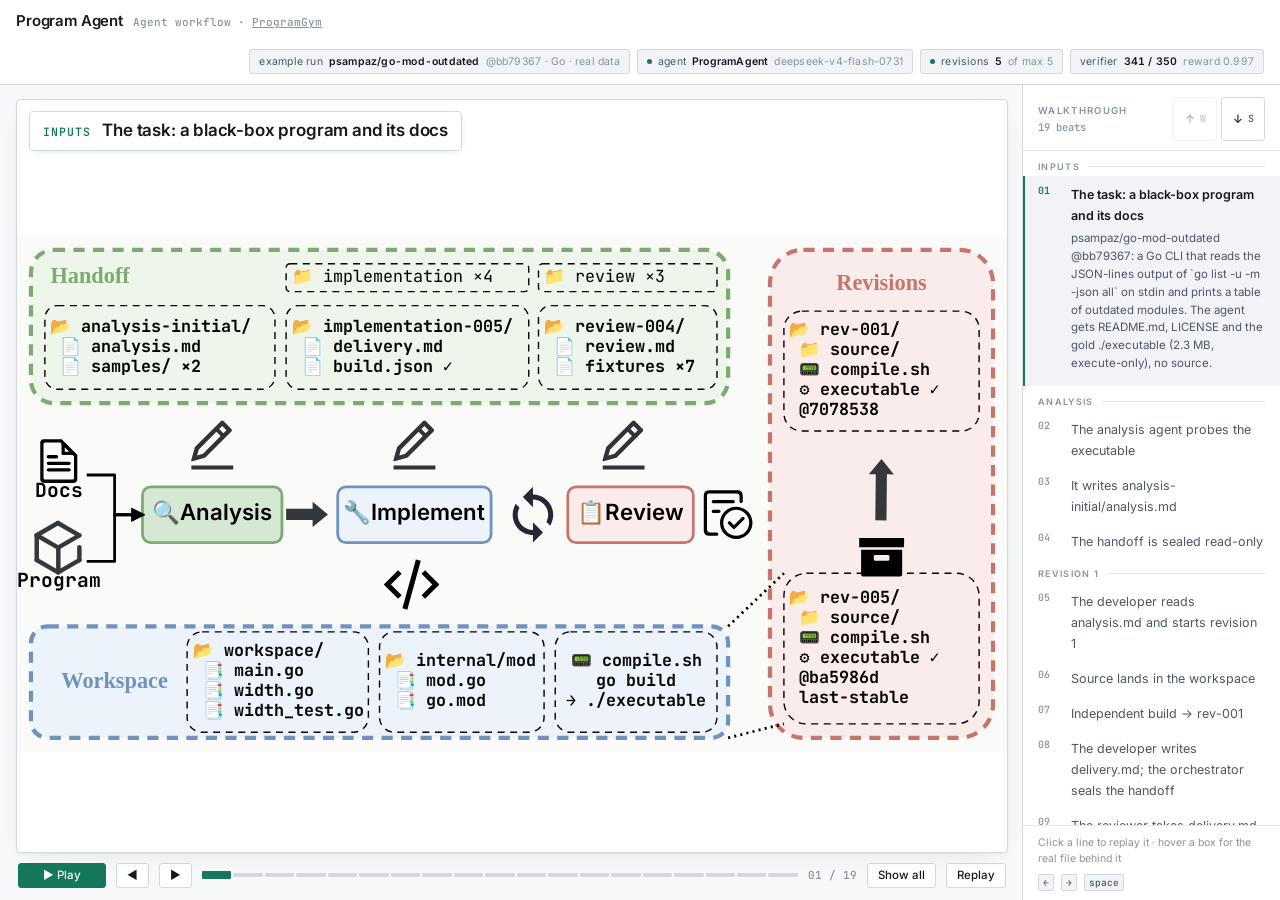
<file: program-agent.html>
<!doctype html>
<html lang="en" data-theme="light">
<head>
<title>Program Agent</title>
<meta charset="utf-8">
<meta name="viewport" content="width=device-width,initial-scale=1">
<link rel="icon" type="image/png" href="static/images/favicon.png">
<link rel="preconnect" href="https://fonts.googleapis.com"><link rel="preconnect" href="https://fonts.gstatic.com" crossorigin>
<link rel="stylesheet" href="https://fonts.googleapis.com/css2?family=Inter:wght@400;500;600;700&family=JetBrains+Mono:wght@400;600;700&family=Tinos:ital,wght@0,400;0,700;1,400;1,700&display=swap">
<script>(function(){var t=localStorage.getItem("theme")||(window.matchMedia("(prefers-color-scheme: dark)").matches?"dark":"light");document.documentElement.setAttribute("data-theme",t);})();</script>
<style>
html{height:100%}
:root{
  --sans:'Inter',-apple-system,BlinkMacSystemFont,'Segoe UI',system-ui,sans-serif;
  --mono:'JetBrains Mono',ui-monospace,SFMono-Regular,Menlo,monospace;
  --sheet:#FFFFFF;
  --ground:#f7f8fa; --panel:#ffffff; --panel-2:#f1f3f6;
  --ink:#15181d; --ink-2:#4e5663; --ink-3:#8992a1;
  --rule:#d3d8e0; --rule-2:#e4e7ec;
  --accent:#15785c; --accent-soft:rgba(21,120,92,.12); --accent-ink:#0d5242;
  --fail:#b31b1b; --fail-soft:rgba(179,27,27,.10);
  --pass:#15785c; --pass-soft:rgba(21,120,92,.12);
  --shadow:0 1px 2px rgba(16,20,28,.04),0 8px 24px -12px rgba(16,20,28,.12);
}
:root[data-theme="dark"]{
  --ground:#0e131a; --panel:#111820; --panel-2:#141b24;
  --ink:#e7ecf3; --ink-2:#a3adbb; --ink-3:#6f7a89;
  --rule:#2c3644; --rule-2:#1f2733;
  --accent:#46b98f; --accent-soft:rgba(70,185,143,.14); --accent-ink:#8fe0c0;
  --fail:#e0776b; --fail-soft:rgba(224,119,107,.14);
  --pass:#46b98f; --pass-soft:rgba(70,185,143,.14);
  --shadow:0 1px 2px rgba(0,0,0,.5),0 14px 34px -18px rgba(0,0,0,.8);
}
*{box-sizing:border-box}
body{margin:0;background:var(--ground);color:var(--ink);font-family:var(--sans);font-size:14px;line-height:1.5;-webkit-font-smoothing:antialiased}
.app{display:grid;grid-template-columns:minmax(0,1fr) clamp(258px,20vw,348px);grid-template-rows:auto minmax(0,1fr);height:100vh;min-height:560px}
body.embed .topbar{display:none}
body.embed .app{height:100vh;min-height:0}
.topbar{grid-column:1/-1;display:flex;align-items:center;gap:16px;flex-wrap:wrap;padding:10px 16px;background:var(--panel);border-bottom:1px solid var(--rule)}
.brand{display:flex;align-items:baseline;gap:10px;min-width:0}
.brand h1{margin:0;font-size:15px;font-weight:600;letter-spacing:-.01em;white-space:nowrap}
.brand .sub{font:500 11px/1 var(--mono);color:var(--ink-3);white-space:nowrap}
.runcfg{display:flex;gap:7px;flex-wrap:wrap;margin-left:auto;align-items:center}
.cfg{display:inline-flex;align-items:center;gap:6px;padding:4px 9px;border:1px solid var(--rule);border-radius:3px;font-size:10.5px;letter-spacing:.02em;color:var(--ink-2);background:var(--panel-2)}
.cfg b{font-weight:600;color:var(--ink);font-variant-numeric:tabular-nums}
.cfg .dot{width:5px;height:5px;border-radius:50%;background:var(--pass)}

.stage{position:relative;min-width:0;min-height:0;display:flex;flex-direction:column;padding:14px 14px 0 16px;gap:10px}
.sheet{position:relative;flex:1;min-height:0;background:var(--sheet);border:1px solid var(--rule);border-radius:4px;overflow:hidden;box-shadow:var(--shadow)}
.sheet svg{display:block;width:100%;height:100%}

/* figure elements: dim until the pulse has passed */
.el{opacity:.3;transition:opacity 520ms ease}
.el.lit{opacity:1}
.el.faded{opacity:.12}
.el.throb{animation:throb 1.1s ease-in-out infinite;transform-box:fill-box;transform-origin:center}
@keyframes throb{0%,100%{opacity:1;transform:scale(1)}50%{opacity:.55;transform:scale(1.06)}}
#fig.all .el{opacity:1}
.el.pop{animation:pop .9s cubic-bezier(.34,1.56,.64,1);transform-box:fill-box;transform-origin:center}
@keyframes pop{0%{transform:scale(.55);opacity:.2}60%{transform:scale(1.12)}100%{transform:scale(1);opacity:1}}
.flyer{pointer-events:none}
.shutter{fill:#fff;animation:shutter .8s ease-out forwards;pointer-events:none}
@keyframes shutter{0%{opacity:.95}100%{opacity:0}}
.snapbg{fill:#fff;stroke:var(--pass);stroke-width:2;stroke-dasharray:6 5}

/* pulse */
.dot .halo{fill:url(#glow);opacity:.9}
.dot .core{fill:#fff;stroke:var(--accent);stroke-width:2.2}
.dot.fail .core{stroke:var(--fail)} .dot.fail .halo{fill:url(#glowFail)}
.dot.pass .core{stroke:var(--pass)} .dot.pass .halo{fill:url(#glowPass)}
.dot .trail{fill:var(--accent)} .dot.fail .trail{fill:var(--fail)} .dot.pass .trail{fill:var(--pass)}
.dot{transition:opacity .35s ease}
.ripple{fill:none;stroke:var(--accent);stroke-width:2;animation:ripple 900ms ease-out forwards;transform-box:fill-box;transform-origin:center}
.ripple.fail{stroke:var(--fail)} .ripple.pass{stroke:var(--pass)}
@keyframes ripple{0%{r:8;opacity:.9}100%{r:52;opacity:0}}
.frame{fill:none;stroke:var(--accent);stroke-width:1.6;stroke-dasharray:6 5;rx:5;opacity:0;transition:opacity .35s ease}
.frame.on{opacity:.85}
.frame.fail{stroke:var(--fail)} .frame.pass{stroke:var(--pass)}
.mark circle{fill:var(--pass);stroke:#fff;stroke-width:2}
.mark.fail circle{fill:var(--fail)}
.mark path{fill:none;stroke:#fff;stroke-width:2.4;stroke-linecap:round;stroke-linejoin:round}
.mark{animation:markpop .55s cubic-bezier(.34,1.56,.64,1);transform-box:fill-box;transform-origin:center}
@keyframes markpop{0%{opacity:0;scale:.3}100%{opacity:1;scale:1}}

/* caption */
.sheetlabel{position:absolute;left:12px;top:11px;z-index:3;display:flex;align-items:baseline;gap:11px;max-width:min(62%,680px);padding:8px 13px;border-radius:4px;background:rgba(255,255,255,.92);border:1px solid #D3DCDC;box-shadow:0 2px 8px -4px rgba(16,20,28,.22);pointer-events:none}
.sheetlabel .n{font:600 11.5px/1 var(--mono);color:#15785c;letter-spacing:.09em;text-transform:uppercase;white-space:nowrap}
.sheetlabel .t{font:600 17px/1.25 var(--sans);color:#121A1A;letter-spacing:-.01em}
.sheetlabel .x{font:700 10.5px/1 var(--mono);color:#0d5242;background:#DCEDE3;border-radius:3px;padding:4px 7px;white-space:nowrap}
.sheetlabel .x[hidden]{display:none}

/* per-revision figures of the real run: a strip along the bottom; the figure slides up to make room */
.sheet svg{transition:height .45s ease}
.sheet.mon svg{height:calc(100% - 98px)}
.metrics{position:absolute;left:12px;right:12px;bottom:10px;z-index:3;display:flex;align-items:center;gap:16px;padding:8px 14px 9px;border-radius:4px;background:rgba(255,255,255,.96);border:1px solid #D3DCDC;box-shadow:0 2px 8px -4px rgba(16,20,28,.22);opacity:0;transform:translateY(6px);transition:opacity .4s ease,transform .4s ease;pointer-events:none}
.metrics.on{opacity:1;transform:none}
.metrics .mh{flex:0 0 auto;display:flex;flex-direction:column;align-items:flex-start;gap:4px;padding-right:14px;border-right:1px solid #E6ECEC;min-width:150px}
.metrics .mt{font:600 12.5px/1.25 var(--sans);color:#121A1A}
.metrics .mk{font:500 9px/1 var(--mono);color:#7E9191;letter-spacing:.06em;text-transform:uppercase}
.metrics #m-rows{flex:1;display:grid;grid-template-columns:repeat(6,minmax(0,1fr));gap:12px}
.metrics #m-rows[hidden]{display:none}
.metrics .row{display:grid;grid-template-columns:1fr auto;grid-template-areas:"lb lb" "tr tr" "v dl";align-items:center;gap:3px 6px;min-width:0}
.metrics .lb{grid-area:lb;font:500 10.5px/1.2 var(--sans);color:#445555;white-space:nowrap;overflow:hidden;text-overflow:ellipsis}
.metrics .tr{grid-area:tr;position:relative;height:7px;background:#E6ECEC;border-radius:4px;overflow:hidden}
.metrics .bv{display:block;height:100%;width:0;background:#15785c;border-radius:0 3px 3px 0;transition:width 1400ms cubic-bezier(.22,.61,.36,1)}
.metrics .gh{position:absolute;top:-3px;bottom:-3px;width:2px;margin-left:-1px;background:#121A1A;opacity:0;transition:opacity .3s}
.metrics .gh.on{opacity:.9}
.metrics .v{grid-area:v;font:600 11.5px/1 var(--mono);color:#121A1A;text-align:left;font-variant-numeric:tabular-nums;white-space:nowrap}
.metrics .dl{grid-area:dl;font:700 9.5px/1 var(--mono);color:#0d5242;background:#DCEDE3;border-radius:3px;padding:3px 5px;opacity:0;transform:translateX(-4px);transition:opacity .35s,transform .35s;white-space:nowrap;justify-self:end}
.metrics .dl.on{opacity:1;transform:none}
.metrics .dl.down{color:#7a2a22;background:#F6E0DC}
.metrics.bump{animation:bump 2.4s ease-out;transform-origin:center bottom}
@keyframes bump{0%{transform:scale(1);box-shadow:0 0 0 0 rgba(21,120,92,0),0 2px 8px -4px rgba(16,20,28,.22)}12%{transform:scale(1.025);box-shadow:0 0 0 5px rgba(21,120,92,.35),0 12px 30px -10px rgba(16,20,28,.4)}40%{transform:scale(1.025);box-shadow:0 0 0 5px rgba(21,120,92,.35),0 12px 30px -10px rgba(16,20,28,.4)}100%{transform:scale(1);box-shadow:0 0 0 0 rgba(21,120,92,0),0 2px 8px -4px rgba(16,20,28,.22)}}
.mfinal{flex:1;display:grid;grid-template-columns:repeat(4,minmax(0,auto)) 1fr;gap:18px;align-items:center}
.mfinal[hidden]{display:none}
.mfinal .frow{display:contents}
.mfinal .fk2{font:600 9px/1 var(--mono);letter-spacing:.09em;text-transform:uppercase;color:#0d5242}
.mfinal .fv2{font:700 22px/1.1 var(--sans);color:#121A1A;letter-spacing:-.02em;margin-top:4px;font-variant-numeric:tabular-nums}
.mfinal .fv3{font:600 12.5px/1.2 var(--mono);color:#121A1A;margin-top:5px;font-variant-numeric:tabular-nums}
.mfinal .fn{font:400 10.5px/1.4 var(--sans);color:#7E9191;border-left:1px dashed #D3DCDC;padding-left:14px}

/* hover examples */
.el.hov{cursor:help}
.pop{position:absolute;z-index:6;width:min(46%,470px);max-height:calc(100% - 20px);overflow:auto;background:#fff;border:1px solid #CBD6D6;border-radius:6px;box-shadow:0 2px 6px rgba(16,20,28,.08),0 22px 48px -18px rgba(16,20,28,.42);padding:10px 12px 11px}
.pop[hidden]{display:none}
.pop .ph{display:flex;align-items:center;justify-content:space-between;gap:8px}
.pop .pt{font:600 13.5px/1.3 var(--sans);color:#121A1A;letter-spacing:-.01em}
.pop .px{all:unset;cursor:pointer;font:400 16px/1 var(--sans);color:#7E9191;padding:0 4px}
.pop .px:hover{color:#121A1A}
.pop .ps{font:400 10.5px/1.45 var(--sans);color:#5d6d6d;margin:3px 0 8px}
.pop .pl{font:600 9.5px/1 var(--mono);letter-spacing:.07em;text-transform:uppercase;color:#0E6B6B;margin:9px 0 4px}
.pop .pc{margin:0;padding:9px 11px;background:#111c1b;border-radius:5px;font:400 11px/1.55 var(--mono);color:#dde8e6;white-space:pre;overflow-x:auto;tab-size:4}
.pop .pc .ln{display:block;padding:0 6px;margin:0 -6px;border-radius:2px}
.pop .pc .cm{color:#86a09c}
.pop .pn{font:400 10.5px/1.45 var(--sans);color:#7E9191;margin-top:8px}
@media (max-width:880px){ .pop{width:min(92%,470px)} }

/* transport + rail */
.transport{display:flex;align-items:center;gap:10px;padding:0 2px 12px}
.ticks{display:flex;gap:2px;flex:1;min-width:0}
.tick{flex:1;height:14px;border:0;padding:0;background:transparent;cursor:pointer;position:relative}
.tick::after{content:"";position:absolute;inset:5px 0;background:var(--rule);border-radius:1px;transition:background .2s,inset .2s}
.tick[data-state="done"]::after{background:var(--ink-3)}
.tick[data-state="now"]::after{background:var(--accent);inset:3px 0}
.tick:focus-visible{outline:2px solid var(--accent);outline-offset:2px;border-radius:2px}
.btn{appearance:none;border:1px solid var(--rule);background:var(--panel);color:var(--ink);border-radius:3px;cursor:pointer;padding:6px 10px;font:500 11.5px/1 var(--sans);display:inline-flex;align-items:center;gap:6px;white-space:nowrap}
.btn:hover{border-color:var(--accent);color:var(--accent)}
.btn:focus-visible{outline:2px solid var(--accent);outline-offset:2px}
.btn.primary{background:var(--accent);border-color:var(--accent);color:#fff;min-width:88px;justify-content:center}
.btn.primary:hover{color:#fff;filter:brightness(1.08)}
.counter{font:500 11px/1 var(--mono);color:var(--ink-3);font-variant-numeric:tabular-nums;white-space:nowrap}
.rail{min-height:0;display:flex;flex-direction:column;background:var(--panel);border-left:1px solid var(--rule)}
.railhead{padding:12px 15px 9px;border-bottom:1px solid var(--rule-2);display:flex;align-items:center;justify-content:space-between;gap:8px}
.railhead .k{font:600 9.5px/1 var(--sans);letter-spacing:.14em;text-transform:uppercase;color:var(--ink-3)}
.railhead .v{font:500 10.5px/1 var(--mono);color:var(--ink-3);font-variant-numeric:tabular-nums}
.railtitle{display:grid;gap:6px;min-width:0}
.railscroll{display:flex;gap:4px;flex:none}
.railscroll .btn{width:44px;height:44px;padding:0;justify-content:center;gap:5px}
.railscroll .btn[aria-disabled="true"]{opacity:.35;cursor:default}
.railscroll .btn[aria-disabled="true"]:hover{border-color:var(--rule);color:var(--ink)}
.railscroll kbd{border:0;background:none;padding:0;font-size:10px}
.steps{flex:1;min-height:0;overflow-y:auto;overscroll-behavior:contain}
/* Embedded, the rail is a display, not a scroller: it holds every beat, so
   it would take about three of its own heights of wheel before the host
   page moved at all. overflow:hidden still scrolls programmatically, which
   is how the active beat follows along. Full screen keeps it scrollable. */
body.embed .steps{overflow:hidden;overscroll-behavior:auto}
.phase{display:flex;align-items:center;gap:8px;padding:11px 15px 5px;font:600 9px/1 var(--sans);letter-spacing:.15em;text-transform:uppercase;color:var(--ink-3)}
.phase::after{content:"";flex:1;height:1px;background:var(--rule-2)}
.beat{display:grid;grid-template-columns:24px 1fr;gap:9px;width:100%;text-align:left;padding:7px 15px;cursor:pointer;background:none;border:0;color:inherit;font:inherit;align-items:start}
.beat:hover{background:var(--panel-2)}
.beat:focus-visible{outline:2px solid var(--accent);outline-offset:-2px}
.beat .n{font:500 10px/1.55 var(--mono);color:var(--ink-3);font-variant-numeric:tabular-nums}
.beat .t{font-size:12.5px;line-height:1.38;color:var(--ink-2);text-wrap:balance}
.beat .d{display:none;font-size:11.5px;line-height:1.55;color:var(--ink-2);margin-top:5px}
.beat .tags{display:none;gap:5px;margin-top:6px;flex-wrap:wrap}
.beat[data-state="done"] .n{color:var(--accent)} .beat[data-state="done"] .t{color:var(--ink)}
.beat[data-state="now"]{background:var(--panel-2);box-shadow:inset 2px 0 0 var(--accent)}
.beat[data-state="now"] .n{color:var(--accent);font-weight:600} .beat[data-state="now"] .t{color:var(--ink);font-weight:600}
.beat[data-state="now"] .d{display:block} .beat[data-state="now"] .tags{display:flex}
.tag{display:inline-flex;align-items:center;gap:4px;padding:2px 7px;border-radius:3px;font:600 9px/1.6 var(--mono);letter-spacing:.05em;background:var(--accent-soft);color:var(--accent-ink)}
.tag.fail{background:var(--fail-soft);color:var(--fail)} .tag.pass{background:var(--pass-soft);color:var(--pass)}
.railfoot{padding:9px 15px;border-top:1px solid var(--rule-2);font-size:10.5px;color:var(--ink-3);display:flex;gap:7px;align-items:center;flex-wrap:wrap}
kbd{font:500 9.5px/1 var(--mono);border:1px solid var(--rule);border-radius:2px;padding:3px 4px;color:var(--ink-2);background:var(--panel-2)}
@media (prefers-reduced-motion: reduce){ .el,.frame,.metrics .bv{transition-duration:1ms !important} .el.throb,.ripple{animation:none} }
@media (max-width:880px){
  .app{grid-template-columns:1fr;grid-template-rows:auto minmax(320px,56vh) minmax(0,1fr);height:auto;min-height:100vh}
  .rail{border-left:0;border-top:1px solid var(--rule)} .runcfg{margin-left:0}
  /* The caption gets its own row so it cannot cover the scaled diagram. */
  .sheet{display:flex;flex-direction:column}
  .sheetlabel{position:static;flex:none;max-width:none;margin:8px;display:grid;grid-template-columns:auto minmax(0,1fr);gap:6px 9px;padding:8px 10px}
  .sheetlabel .t{font-size:14px;overflow-wrap:anywhere}
  .sheetlabel .n{font-size:10px}
  .sheetlabel .x{grid-column:1/-1;justify-self:start;white-space:normal}
  .sheet > svg{flex:1;min-height:0}
  .metrics{display:none}
  .transport{flex-wrap:wrap;gap:8px}
  .ticks{order:1;flex-basis:100%}
  /* The embedded topbar is hidden: allocate two rows, not three. */
  body.embed .app{grid-template-rows:minmax(320px,52vh) minmax(0,1fr)}
  .brand,.cfg{flex-wrap:wrap;min-width:0;overflow-wrap:anywhere}
  .brand .sub{white-space:normal}
}
</style>

</head>
<body>
<div class="app">
  <header class="topbar">
    <div class="brand"><h1>Program Agent</h1><span class="sub">Agent workflow · <a href="./" style="color:inherit">ProgramGym</a></span></div>
    <div class="runcfg">
      <span class="cfg">example run <b>psampaz/go-mod-outdated</b> <span style="color:var(--ink-3)">@bb79367 · Go · real data</span></span>
      <span class="cfg"><span class="dot"></span>agent <b>ProgramAgent</b> <span style="color:var(--ink-3)">deepseek-v4-flash-0731</span></span>
      <span class="cfg"><span class="dot"></span>revisions <b>5</b> <span style="color:var(--ink-3)">of max 5</span></span>
      <span class="cfg">verifier <b>341 / 350</b> <span style="color:var(--ink-3)">reward 0.997</span></span>
    </div>
  </header>
  <main class="stage">
    <div class="sheet">
      <div class="sheetlabel"><span class="n" id="sl-n">Inputs</span><span class="t" id="sl-t">The task</span><span class="x" id="sl-x" hidden>&#9650; figures updated</span></div>
      <div class="metrics" id="metrics" aria-live="polite">
        <div class="mh"><span class="mt" id="m-title">Revision</span><span class="mk">real run</span></div>
        <div id="m-rows"></div>
        <div id="m-final" class="mfinal" hidden></div>
      </div>
      <svg id="fig" viewBox="0 0 1280 760" preserveAspectRatio="xMidYMid meet" xmlns="http://www.w3.org/2000/svg"><defs><radialGradient id="glow"><stop offset="0" stop-color="#0E6B6B" stop-opacity=".55"/><stop offset=".55" stop-color="#0E6B6B" stop-opacity=".18"/><stop offset="1" stop-color="#0E6B6B" stop-opacity="0"/></radialGradient><radialGradient id="glowFail"><stop offset="0" stop-color="#A8372B" stop-opacity=".55"/><stop offset=".55" stop-color="#A8372B" stop-opacity=".18"/><stop offset="1" stop-color="#A8372B" stop-opacity="0"/></radialGradient><radialGradient id="glowPass"><stop offset="0" stop-color="#1F6B4C" stop-opacity=".55"/><stop offset=".55" stop-color="#1F6B4C" stop-opacity=".18"/><stop offset="1" stop-color="#1F6B4C" stop-opacity="0"/></radialGradient></defs><rect width="1280" height="760" fill="#FFFFFF"/><g id="afig" transform="translate(-234.366 -687.183) scale(1.80282)"><marker id="aarrow-000000" viewBox="0 0 10 10" refX="8" refY="5" markerWidth="5" markerHeight="5" orient="auto-start-reverse"><path d="M0 0L10 5L0 10z" fill="#000000"/></marker><g class="el" data-s="a:ground" data-bb="0.0,70.0,1280.0,667.0"><rect x="130.00" y="420.00" width="710.00" height="370.00" rx="0.00" fill="#FAFAF8"/></g><g class="el" data-s="a:handoff" data-bb="18.0,88.0,901.4,198.3"><rect x="140.00" y="430.00" width="500.00" height="110.00" rx="16.50" fill="#EEF5EA" stroke="#7DAA72" stroke-width="3.00" stroke-dasharray="8 6"/></g><g class="el" data-s="a:handoff-t" data-bb="36.1,97.0,144.2,54.1"><text font-family="Tinos,'Times New Roman',Times,serif" font-size="16.0" fill="#7DAA72" text-anchor="start" font-weight="700" xml:space="preserve" data-box="150.00,435.00,80.00,30.00" data-tx="154.00" data-lh="19.20"><tspan x="154.00" y="454.00">Handoff</tspan></text></g><g class="el" data-s="a:arrow-ai" data-bb="347.9,430.1,54.1,0.0"><polygon points="323.00,623.76 342.00,623.76 342.00,628.76 353.00,619.76 342.00,610.76 342.00,615.76 323.00,615.76" fill="#34383B"/></g><g class="el" data-s="a:analysis" data-bb="162.3,394.5,180.3,72.1"><rect x="220.00" y="600.00" width="100.00" height="40.00" rx="6.00" fill="#d5e8d4" stroke="#7DAA72" stroke-width="2.00"/><text font-family="Inter,system-ui,-apple-system,'Segoe UI',sans-serif" font-size="16.0" fill="#000000" text-anchor="middle" font-weight="600" xml:space="preserve" data-box="220.00,600.00,100.00,40.00" data-tx="270.00" data-lh="19.20"><tspan x="270.00" y="624.00">🔍Analysis</tspan></text></g><g class="el" data-s="a:implement" data-bb="414.6,394.5,198.3,72.1"><rect x="360.00" y="600.00" width="110.00" height="40.00" rx="6.00" fill="#EDF3FA" stroke="#6F92BE" stroke-width="2.00"/><text font-family="Inter,system-ui,-apple-system,'Segoe UI',sans-serif" font-size="16.0" fill="#000000" text-anchor="middle" font-weight="600" xml:space="preserve" data-box="360.00,600.00,110.00,40.00" data-tx="415.00" data-lh="19.20"><tspan x="415.00" y="624.00">🔧Implement</tspan></text></g><g class="el" data-s="a:review" data-bb="712.1,394.5,162.3,72.1"><rect x="525.00" y="600.00" width="90.00" height="40.00" rx="6.00" fill="#F9ECEA" stroke="#C6756D" stroke-width="2.00"/><text font-family="Inter,system-ui,-apple-system,'Segoe UI',sans-serif" font-size="16.0" fill="#000000" text-anchor="middle" font-weight="600" xml:space="preserve" data-box="525.00,600.00,90.00,40.00" data-tx="570.00" data-lh="19.20"><tspan x="570.00" y="624.00">📋Review</tspan></text></g><g class="el" data-s="a:h-analysis" data-bb="36.1,160.1,297.5,108.2"><rect x="150.00" y="470.00" width="165.00" height="60.00" rx="9.00" fill="none" stroke="#000000" stroke-width="1.00" stroke-dasharray="5 4"/><text font-family="'JetBrains Mono',Consolas,ui-monospace,monospace" font-size="12.0" fill="#000000" text-anchor="start" font-weight="700" xml:space="preserve" data-box="150.00,470.00,165.00,60.00" data-tx="154.00" data-lh="14.40"><tspan x="154.00" y="488.60">📂 analysis-initial/</tspan><tspan x="154.00" y="503.00"> 📄 analysis.md</tspan><tspan x="154.00" y="517.40"> 📄 samples/ ×2</tspan></text></g><g class="el" data-s="a:h-impl" data-bb="347.9,160.1,313.7,108.2"><rect x="323.00" y="470.00" width="174.00" height="60.00" rx="9.00" fill="none" stroke="#000000" stroke-width="1.00" stroke-dasharray="5 4"/><text font-family="'JetBrains Mono',Consolas,ui-monospace,monospace" font-size="12.0" fill="#000000" text-anchor="start" font-weight="700" xml:space="preserve" data-box="323.00,470.00,174.00,60.00" data-tx="327.00" data-lh="14.40"><tspan x="327.00" y="488.60">📂 implementation-005/</tspan><tspan x="327.00" y="503.00"> 📄 delivery.md</tspan><tspan x="327.00" y="517.40"> 📄 build.json ✓</tspan></text></g><g class="el" data-s="a:h-rev" data-bb="674.3,160.1,230.8,108.2"><rect x="504.00" y="470.00" width="128.00" height="60.00" rx="9.00" fill="none" stroke="#000000" stroke-width="1.00" stroke-dasharray="5 4"/><text font-family="'JetBrains Mono',Consolas,ui-monospace,monospace" font-size="12.0" fill="#000000" text-anchor="start" font-weight="700" xml:space="preserve" data-box="504.00,470.00,128.00,60.00" data-tx="508.00" data-lh="14.40"><tspan x="508.00" y="488.60">📂 review-004/</tspan><tspan x="508.00" y="503.00"> 📄 review.md</tspan><tspan x="508.00" y="517.40"> 📄 fixtures ×7</tspan></text></g><g class="el" data-s="a:h-impl-tab" data-bb="347.9,106.1,313.7,36.1"><rect x="323.00" y="440.00" width="174.00" height="20.00" rx="3.00" fill="none" stroke="#000000" stroke-width="1.00" stroke-dasharray="5 4"/><text font-family="'JetBrains Mono',Consolas,ui-monospace,monospace" font-size="12.0" fill="#000000" text-anchor="start" xml:space="preserve" data-box="323.00,440.00,174.00,20.00" data-tx="327.00" data-lh="14.40"><tspan x="327.00" y="453.00">📁 implementation ×4</tspan></text></g><g class="el" data-s="a:h-rev-tab" data-bb="674.3,106.1,230.8,36.1"><rect x="504.00" y="440.00" width="128.00" height="20.00" rx="3.00" fill="none" stroke="#000000" stroke-width="1.00" stroke-dasharray="5 4"/><text font-family="'JetBrains Mono',Consolas,ui-monospace,monospace" font-size="12.0" fill="#000000" text-anchor="start" xml:space="preserve" data-box="504.00,440.00,128.00,20.00" data-tx="508.00" data-lh="14.40"><tspan x="508.00" y="453.00">📁 review ×3</tspan></text></g><g class="el" data-s="a:ws" data-bb="18.0,574.8,901.4,144.2"><rect x="140.00" y="700.00" width="500.00" height="80.00" rx="12.00" fill="#EDF3FA" stroke="#6F92BE" stroke-width="3.00" stroke-dasharray="8 6"/></g><g class="el" data-s="a:ws-t" data-bb="36.1,619.9,180.3,54.1"><text font-family="Tinos,'Times New Roman',Times,serif" font-size="16.0" fill="#6F92BE" text-anchor="middle" font-weight="700" xml:space="preserve" data-box="150.00,725.00,100.00,30.00" data-tx="200.00" data-lh="19.20"><tspan x="200.00" y="744.00">Workspace</tspan></text></g><g class="el" data-s="a:ws-src" data-bb="219.9,582.0,234.4,129.8"><rect x="252.00" y="704.00" width="130.00" height="72.00" rx="10.80" fill="none" stroke="#000000" stroke-width="1.00" stroke-dasharray="5 4"/><text font-family="'JetBrains Mono',Consolas,ui-monospace,monospace" font-size="12.0" fill="#000000" text-anchor="start" font-weight="700" xml:space="preserve" data-box="252.00,704.00,130.00,72.00" data-tx="256.00" data-lh="14.40"><tspan x="256.00" y="721.40">📂 workspace/</tspan><tspan x="256.00" y="735.80"> 📑 main.go</tspan><tspan x="256.00" y="750.20"> 📑 width.go</tspan><tspan x="256.00" y="764.60"> 📑 width_test.go</tspan></text></g><g class="el" data-s="a:ws-compile" data-bb="695.9,582.0,209.1,129.8"><rect x="516.00" y="704.00" width="116.00" height="72.00" rx="10.80" fill="none" stroke="#000000" stroke-width="1.00" stroke-dasharray="5 4"/><text font-family="'JetBrains Mono',Consolas,ui-monospace,monospace" font-size="12.0" fill="#000000" text-anchor="middle" font-weight="700" xml:space="preserve" data-box="516.00,704.00,116.00,72.00" data-tx="574.00" data-lh="14.40"><tspan x="574.00" y="728.60">📟 compile.sh</tspan><tspan x="574.00" y="743.00">go build</tspan><tspan x="574.00" y="757.40">→ ./executable</tspan></text></g><g class="el" data-s="a:rev" data-bb="973.5,88.0,288.5,631.0"><rect x="670.00" y="430.00" width="160.00" height="350.00" rx="24.00" fill="#F9ECEA" stroke="#C6756D" stroke-width="3.00" stroke-dasharray="8 6"/></g><g class="el" data-s="a:rev-1" data-bb="991.5,167.4,252.4,155.0"><rect x="680.00" y="474.00" width="140.00" height="86.00" rx="12.90" fill="none" stroke="#000000" stroke-width="1.00" stroke-dasharray="5 4"/><text font-family="'JetBrains Mono',Consolas,ui-monospace,monospace" font-size="12.0" fill="#000000" text-anchor="start" font-weight="700" xml:space="preserve" data-box="680.00,474.00,140.00,86.00" data-tx="684.00" data-lh="14.40"><tspan x="684.00" y="491.20">📂 rev-001/</tspan><tspan x="684.00" y="505.60"> 📁 source/</tspan><tspan x="684.00" y="520.00"> 📟 compile.sh</tspan><tspan x="684.00" y="534.40"> ⚙ executable ✓</tspan><tspan x="684.00" y="548.80"> @7078538</tspan></text></g><g class="el" data-s="a:ws-build" data-bb="468.7,582.0,212.7,129.8"><rect x="390.00" y="704.00" width="118.00" height="72.00" rx="10.80" fill="none" stroke="#000000" stroke-width="1.00" stroke-dasharray="5 4"/><text font-family="'JetBrains Mono',Consolas,ui-monospace,monospace" font-size="12.0" fill="#000000" text-anchor="start" font-weight="700" xml:space="preserve" data-box="390.00,704.00,118.00,72.00" data-tx="394.00" data-lh="14.40"><tspan x="394.00" y="728.60">📂 internal/mod</tspan><tspan x="394.00" y="743.00"> 📑 mod.go</tspan><tspan x="394.00" y="757.40"> 📑 go.mod</tspan></text></g><g class="el" data-s="a:rev-2" data-bb="991.5,506.3,252.4,194.7"><rect x="680.00" y="662.00" width="140.00" height="108.00" rx="16.20" fill="none" stroke="#000000" stroke-width="1.00" stroke-dasharray="5 4"/><text font-family="'JetBrains Mono',Consolas,ui-monospace,monospace" font-size="12.0" fill="#000000" text-anchor="start" font-weight="700" xml:space="preserve" data-box="680.00,662.00,140.00,108.00" data-tx="684.00" data-lh="14.40"><tspan x="684.00" y="683.00">📂 rev-005/</tspan><tspan x="684.00" y="697.40"> 📁 source/</tspan><tspan x="684.00" y="711.80"> 📟 compile.sh</tspan><tspan x="684.00" y="726.20"> ⚙ executable ✓</tspan><tspan x="684.00" y="740.60"> @ba5986d</tspan><tspan x="684.00" y="755.00"> last-stable</tspan></text></g><g class="el" data-s="a:rev-t" data-bb="1027.6,106.1,180.3,54.1"><text font-family="Tinos,'Times New Roman',Times,serif" font-size="16.0" fill="#C6756D" text-anchor="middle" font-weight="700" xml:space="preserve" data-box="700.00,440.00,100.00,30.00" data-tx="750.00" data-lh="19.20"><tspan x="750.00" y="459.00">Revisions</tspan></text></g><g class="el" data-s="a:arrow-store" data-bb="1117.0,358.5,0.8,79.5"><polygon points="753.56,624.12 753.89,591.04 758.89,591.09 750.00,580.00 740.89,590.91 745.89,590.96 745.56,624.04" fill="#34383B"/></g><g class="el" data-s="a:link-top" data-bb="919.4,506.3,72.1,68.5"><polyline points="640.00,700.00 680.00,662.00" fill="none" stroke="#000000" stroke-width="2.00" stroke-linejoin="round" stroke-dasharray="1.5 3"/></g><g class="el" data-s="a:link-bot" data-bb="919.4,701.0,72.1,18.0"><polyline points="640.00,780.00 680.00,770.00" fill="none" stroke="#000000" stroke-width="2.00" stroke-linejoin="round" stroke-dasharray="1.5 3"/></g><g class="el" data-s="a:ic-loop" data-bb="631.0,394.5,72.1,72.1"><image x="480.00" y="600.00" width="40.00" height="40.00" href="[data-uri]" preserveAspectRatio="xMidYMid meet"/></g><g class="el" data-s="a:ic-archive" data-bb="1081.7,448.6,72.1,72.1"><image x="730.00" y="630.00" width="40.00" height="40.00" href="[data-uri]" preserveAspectRatio="xMidYMid meet"/></g><g class="el" data-s="a:ic-copy" data-bb="883.4,394.5,72.1,72.1"><image x="620.00" y="600.00" width="40.00" height="40.00" href="[data-uri]" preserveAspectRatio="xMidYMid meet"/></g><g class="el" data-s="a:ic-code" data-bb="474.1,484.6,72.1,72.1"><image x="393.00" y="650.00" width="40.00" height="40.00" href="[data-uri]" preserveAspectRatio="xMidYMid meet"/></g><g class="el" data-s="a:ic-pen-a" data-bb="216.3,304.4,72.1,72.1"><image x="250.00" y="550.00" width="40.00" height="40.00" href="[data-uri]" preserveAspectRatio="xMidYMid meet"/></g><g class="el" data-s="a:ic-pen-i" data-bb="477.7,304.4,72.1,72.1"><image x="395.00" y="550.00" width="40.00" height="40.00" href="[data-uri]" preserveAspectRatio="xMidYMid meet"/></g><g class="el" data-s="a:ic-pen-r" data-bb="748.2,304.4,72.1,72.1"><image x="545.00" y="550.00" width="40.00" height="40.00" href="[data-uri]" preserveAspectRatio="xMidYMid meet"/></g><g class="el" data-s="a:prog-t" data-bb="0.0,500.0,108.2,36.1"><text font-family="'JetBrains Mono',Consolas,ui-monospace,monospace" font-size="14.0" fill="#000000" text-anchor="middle" font-weight="700" xml:space="preserve" data-box="130.00,658.50,60.00,20.00" data-tx="160.00" data-lh="16.80"><tspan x="160.00" y="672.00">Program</tspan></text></g><g class="el" data-s="a:docs-t" data-bb="18.0,382.8,72.1,36.1"><text font-family="'JetBrains Mono',Consolas,ui-monospace,monospace" font-size="14.0" fill="#000000" text-anchor="middle" font-weight="700" xml:space="preserve" data-box="140.00,593.50,40.00,20.00" data-tx="160.00" data-lh="16.80"><tspan x="160.00" y="607.00">Docs</tspan></text></g><g class="el" data-s="a:docs-arrow" data-bb="90.1,379.2,72.1,51.4"><polyline points="180.00,591.50 200.00,591.50 200.00,620.00 220.00,620.00" fill="none" stroke="#000000" stroke-width="2.00" stroke-linejoin="round" marker-end="url(#aarrow-000000)"/></g><g class="el" data-s="a:ic-docs" data-bb="18.0,325.1,72.1,72.1"><image x="140.00" y="561.50" width="40.00" height="40.00" href="[data-uri]" preserveAspectRatio="xMidYMid meet"/></g><g class="el" data-s="a:prog-arrow" data-bb="90.1,430.6,72.1,60.4"><polyline points="180.00,653.50 200.00,653.50 200.00,620.00 220.00,620.00" fill="none" stroke="#000000" stroke-width="2.00" stroke-linejoin="round" marker-end="url(#aarrow-000000)"/></g><g class="el" data-s="a:ic-prog" data-bb="18.0,436.9,72.1,72.1"><image x="140.00" y="623.50" width="40.00" height="40.00" href="[data-uri]" preserveAspectRatio="xMidYMid meet"/></g></g><g id="frames"></g><g id="fx"></g><g id="marks"></g></svg>
      <div class="pop" id="pop" hidden></div>
    </div>
    <div class="transport">
      <button class="btn primary" id="play">▶&#8201;&#8201;Play</button>
      <button class="btn" id="prev" title="Previous beat">◀</button>
      <button class="btn" id="next" title="Next beat">▶</button>
      <div class="ticks" id="ticks"></div>
      <span class="counter" id="counter">01 / 19</span>
      <button class="btn" id="showall">Show all</button>
      <button class="btn" id="reset">Replay</button>
    </div>
  </main>
  <aside class="rail">
    <div class="railhead">
      <div class="railtitle"><span class="k">Walkthrough</span><span class="v" id="rh-v">19 beats</span></div>
      <div class="railscroll" role="group" aria-label="Scroll walkthrough steps">
        <button type="button" class="btn" id="steps-up" aria-controls="steps" aria-label="Scroll steps up (W)" aria-keyshortcuts="W" title="Scroll steps up (W)"><span aria-hidden="true">↑</span><kbd>W</kbd></button>
        <button type="button" class="btn" id="steps-down" aria-controls="steps" aria-label="Scroll steps down (S)" aria-keyshortcuts="S" title="Scroll steps down (S)"><span aria-hidden="true">↓</span><kbd>S</kbd></button>
      </div>
    </div>
    <div class="steps" id="steps"></div>
    <div class="railfoot"><span>Click a line to replay it · hover a box for the real file behind it</span><kbd>←</kbd><kbd>→</kbd><kbd>space</kbd></div>
  </aside>
</div>

<script>
window.onerror=function(msg,src,line){ try{ var t=document.getElementById('sl-t'); if(t){ t.textContent='Script error: '+msg+' (line '+line+')'; t.style.color='#A8372B'; } }catch(e){} };
(function(){
"use strict";
var DATA={"beats":[{"ph":"Inputs","t":"The task: a black-box program and its docs","d":"psampaz/go-mod-outdated @bb79367: a Go CLI that reads the JSON-lines output of `go list -u -m -json all` on stdin and prints a table of outdated modules. The agent gets README.md, LICENSE and the gold ./executable (2.3 MB, execute-only), no source.","legs":[],"at":[54.1,361.2],"light":["a:ic-docs","a:docs-t","a:ic-prog","a:prog-t","a:ground","a:handoff","a:handoff-t","a:ws","a:ws-t","a:rev","a:rev-t"],"throb":["a:ic-docs","a:ic-prog"],"frame":[["a:ic-docs","a:docs-t","a:ic-prog","a:prog-t"]],"text":{"a:h-analysis":[""],"a:h-impl-tab":[""],"a:h-impl":[""],"a:h-rev-tab":[""],"a:h-rev":[""],"a:ws-src":[""],"a:ws-build":[""],"a:ws-compile":[""],"a:rev-1":[""],"a:rev-2":[""]},"fade":["a:h-analysis","a:h-impl-tab","a:h-impl","a:h-rev-tab","a:h-rev","a:ws-src","a:ws-build","a:ws-compile","a:rev-1","a:rev-2","a:link-top","a:link-bot"]},{"ph":"Analysis","t":"The analysis agent probes the executable","d":"A Claude Code session in a copy of the workspace, 109 turns · 28 tool calls · 15 min. It drives ./executable only through stdin and flags: -help, -update, -direct, -style markdown, -ci, malformed JSON, the nil-timestamp panic, and records bytes, stderr and exit codes.","legs":[{"pts":[[126.2,379.2],[126.2,430.6],[252.4,430.6]],"ids":["a:docs-arrow","a:analysis"]},{"pts":[[126.2,491.0],[126.2,430.6],[252.4,430.6]],"ids":["a:prog-arrow","a:analysis"],"from":[54.1,472.9]}],"start":[54.1,361.2],"throb":["a:analysis"],"parallel":true,"speed":1.2},{"ph":"Analysis","t":"It writes analysis-initial/analysis.md","d":"17.9 KB: the interface inventory (4 flags, the stdin JSON-lines schema), exact stdout / stderr / exit evidence, requirements R1–R13 and a §6 regression matrix, plus samples/example.jsonl and dim.jsonl.","legs":[{"pts":[[252.4,340.4],[174.2,212.5]],"ids":["a:ic-pen-a"]}],"produce":[{"ids":["a:h-analysis"],"delay":0}],"text":{"a:h-analysis":["📂 analysis-initial/"," 📄 analysis.md"," 📄 samples/ ×2"]},"throb":["a:h-analysis"]},{"ph":"Analysis","t":"The handoff is sealed read-only","d":"The orchestrator chowns analysis-initial/ to root and chmods it a-w; every later agent reads it, none can change it. The gold binary is removed from /handoff before a developer ever starts.","legs":[],"at":[174.2,212.5],"light":["a:handoff","a:handoff-t"],"frame":[["a:handoff"]],"marks":[{"at":[325.5,166.1],"kind":"pass","delay":300}],"flag":"pass","hold":3200},{"ph":"Revision 1","t":"The developer reads analysis.md and starts revision 1","d":"A fresh session in /workspace with analysis.md as its only spec, 133 turns · 37 tool calls · 17 min. The gold binary is gone, so it can probe nothing: it writes Go from the document alone.","legs":[{"pts":[[174.2,295.3521126760563],[513.8,295.3521126760563],[513.8,340.4],[513.8,430.6]],"ids":["a:h-analysis","a:ic-pen-i","a:implement"],"litAt":[["a:h-analysis"],[],["a:ic-pen-i"],["a:implement"]],"from":[174.2,212.5]}],"light":["a:arrow-ai"],"throb":["a:implement"],"frame":[["a:h-analysis"],["a:implement"]]},{"ph":"Revision 1","t":"Source lands in the workspace","d":"main.go (flags, stdin decode, filters, table layout), internal/mod/mod.go (the Module / Update model), go.mod (stdlib only) and compile.sh (an offline go build). 233 lines of Go.","legs":[{"pts":[[510.2,520.7],[338.6,645.2]],"ids":["a:ic-code","a:ws","a:ws-t"]}],"produce":[{"ids":["a:ws-src"],"delay":0},{"ids":["a:ws-build"],"delay":350},{"ids":["a:ws-compile"],"delay":700}],"text":{"a:ws-src":["📂 workspace/"," 📑 main.go"],"a:ws-build":["📂 internal/mod"," 📑 mod.go"," 📑 go.mod"],"a:ws-compile":["📟 compile.sh","go build","→ ./executable"]},"frame":[["a:implement"],["a:ws-src","a:ws-build","a:ws-compile"]]},{"ph":"Revision 1","t":"Independent build → rev-001","d":"Once the developer session has ended, the orchestrator archives the committed tree (@7078538), runs compile.sh itself and records the sha256 in build.json. The candidate binary is immutable from here on.","legs":[{"pts":[[800.5,646.9],[1117.7,646.9],[1117.7,484.6],[1117.7,358.5],[1111.3,243.1]],"ids":["a:rev","a:rev-t","a:ic-archive","a:arrow-store","a:rev-1"]}],"text":{"a:rev-1":["📂 rev-001/"," 📁 source/"," 📟 compile.sh"," ⚙ executable ✓"," @7078538"]},"snap":[{"ids":["a:ws","a:ws-t","a:ws-src","a:ws-build","a:ws-compile"],"to":"a:rev-1","delay":0}],"produce":[{"ids":["a:rev-1"],"delay":1250}],"flag":"pass","marks":[{"at":[1237.9,173.4],"kind":"pass","delay":1400}],"metrics":"r1"},{"ph":"Revision 1","t":"The developer writes delivery.md; the orchestrator seals the handoff","d":"What was built, which files changed, the developer's own test results, known limitations. The orchestrator adds independent-build.json and seals implementation-001/ read-only.","legs":[{"pts":[[513.8,430.6],[513.8,340.4],[499.0,212.5]],"ids":["a:ic-pen-i"]}],"start":[513.8,430.6],"produce":[{"ids":["a:h-impl"],"delay":0}],"text":{"a:h-impl":["📂 implementation-001/"," 📄 delivery.md"," 📄 build.json ✓"]},"throb":["a:h-impl"],"frame":[["a:implement"],["a:h-impl"]]},{"ph":"Revision 1","t":"The reviewer takes delivery.md and the rev-001 binary","d":"A third role, 124 turns · 32 tool calls · 22 min. Its inputs are the handoff so far and the candidate built by the orchestrator, never the developer's working directory. It re-runs the §6 matrix on gold and candidate in fresh fixture directories: stdout bytes, first stderr line, exit status. Every row matches.","legs":[{"pts":[[499.0,295.3521126760563],[784.2,295.3521126760563],[784.2,340.4],[793.2,430.6]],"ids":["a:h-impl","a:ic-pen-r","a:review"],"litAt":[["a:h-impl"],[],["a:ic-pen-r"],["a:review"]],"from":[499.0,212.5]},{"pts":[[919.4,430.6],[793.2,430.6]],"ids":["a:ic-copy"],"color":"pass","from":[1111.3,243.1]}],"light":["a:ic-loop"],"throb":["a:review"],"parallel":true,"frame":[["a:h-impl"],["a:rev-1"],["a:review"]]},{"ph":"Revision 1","t":"review-001: three accepted findings","d":"Then it probes what the matrix never covered. F1 HIGH — Main:true modules must be dropped · F2 HIGH — Replace redirects Version/Time/Update · F3 MEDIUM — the Module/ModuleError structure for error-string parity. Each with a fixture and a generalized requirement for the next revision.","legs":[{"pts":[[784.2,340.4],[779.9,212.5]],"ids":["a:ic-pen-r"]}],"start":[793.2,430.6],"produce":[{"ids":["a:h-rev"],"delay":0}],"text":{"a:h-rev":["📂 review-001/"," 📄 review.md"," 📄 fixtures ×3"]},"flag":"fail","throb":["a:h-rev"],"frame":[["a:review"],["a:h-rev"]],"marks":[{"at":[899.0,166.1],"kind":"fail","onArrive":true}]},{"ph":"Revisions 2–3","t":"Revision 2: the developer rewrites the workspace against review-001","d":"89 turns · 25 tool calls · 13 min. The developer reads review-001 (F1–F3) on top of analysis.md and changes main.go and mod.go, +31 lines: Main-module drop up front, Replace redirection after the filters, a recursive *Module model. delivery.md goes to implementation-002/.","legs":[{"pts":[[779.9,295.3521126760563],[513.8,295.3521126760563],[513.8,340.4],[513.8,430.6]],"ids":["a:h-rev","a:ic-pen-i","a:implement"],"litAt":[["a:h-rev"],[],["a:ic-pen-i"],["a:implement"]],"from":[779.9,212.5]}],"light":["a:ic-loop"],"throb":["a:implement"],"text":{"a:h-impl-tab":["📁 implementation ×1"],"a:h-impl":["📂 implementation-002/"," 📄 delivery.md"," 📄 build.json ✓"]},"produce":[{"ids":["a:ws-src","a:ws-build"],"delay":200},{"ids":["a:h-impl","a:h-impl-tab"],"delay":900}],"frame":[["a:h-rev"],["a:implement"],["a:ws-src","a:ws-build","a:ws-compile"]]},{"ph":"Revisions 2–3","t":"rev-002: the workspace is stored as a second revision","d":"The same independent build as before: the orchestrator archives the committed tree (@c2d0084), runs compile.sh itself and records the sha256. The dotted lines mark the live workspace each card was taken from.","legs":[],"at":[800.5,646.9],"text":{"a:rev-2":["📂 rev-002/"," 📁 source/"," 📟 compile.sh"," ⚙ executable ✓"," @c2d0084"]},"snap":[{"ids":["a:ws","a:ws-t","a:ws-src","a:ws-build","a:ws-compile"],"to":"a:rev-2","delay":200}],"produce":[{"ids":["a:rev-2"],"delay":1450}],"flag":"pass","marks":[{"at":[1237.9,512.3],"kind":"pass","delay":1600}],"metrics":"r2","hold":4200},{"ph":"Revisions 2–3","t":"Review 2: delivery.md + rev-002 → everything matches","d":"101 turns · 26 tool calls · 21 min. It reruns the §6 matrix and the F1–F3 fixtures on gold and candidate: all match. review-002 says there is no new functional requirement beyond preserving this parity.","legs":[{"pts":[[499.0,295.3521126760563],[784.2,295.3521126760563],[784.2,340.4],[793.2,430.6]],"ids":["a:h-impl","a:ic-pen-r","a:review"],"litAt":[["a:h-impl"],[],["a:ic-pen-r"],["a:review"]],"from":[499.0,212.5]},{"pts":[[919.4,430.6],[793.2,430.6]],"ids":["a:ic-copy"],"color":"pass","from":[1111.3,601.9]}],"light":["a:ic-loop"],"throb":["a:review"],"parallel":true,"text":{"a:h-rev-tab":["📁 review ×1"],"a:h-rev":["📂 review-002/"," 📄 review.md"," 📄 fixtures ×2"]},"produce":[{"ids":["a:h-rev","a:h-rev-tab"],"delay":300}],"flag":"pass","frame":[["a:h-impl"],["a:rev-2"],["a:review"],["a:h-rev"]],"marks":[{"at":[899.0,166.1],"kind":"pass","delay":600}]},{"ph":"Revisions 2–3","t":"Revision 3: review-002 asks for nothing, so the same commit gets a third build","d":"88 turns · 23 tool calls · 14 min. No source change: the tree at @c2d0084 already satisfies every requirement, so the developer re-verifies an offline build and the regression matrix and hands off. rev-003 is byte-identical to rev-002.","legs":[{"pts":[[779.9,295.3521126760563],[513.8,295.3521126760563],[513.8,340.4],[513.8,430.6]],"ids":["a:h-rev","a:ic-pen-i","a:implement"],"litAt":[["a:h-rev"],[],["a:ic-pen-i"],["a:implement"]],"from":[779.9,212.5]}],"light":["a:ic-loop"],"frame":[["a:h-rev"],["a:implement"],["a:ws-src","a:ws-build","a:ws-compile"]],"text":{"a:h-impl-tab":["📁 implementation ×2"],"a:h-impl":["📂 implementation-003/"," 📄 delivery.md"," 📄 build.json ✓"],"a:rev-2":["📂 rev-003/"," 📁 source/"," 📟 compile.sh"," ⚙ executable ✓"," @c2d0084"]},"produce":[{"ids":["a:h-impl","a:h-impl-tab"],"delay":0},{"ids":["a:rev-2"],"delay":1750}],"snap":[{"ids":["a:ws","a:ws-t","a:ws-src","a:ws-build","a:ws-compile"],"to":"a:rev-2","delay":500}],"metrics":"r3"},{"ph":"Revisions 4–5","t":"Review 3: delivery.md + rev-003 → F4, Unicode display width","d":"104 turns · 27 tool calls · 23 min. Byte len() against display width: CJK, fullwidth, emoji, combining marks. Every ASCII input still matches, so F4 is inert on realistic data but a real parity gap.","legs":[{"pts":[[499.0,295.3521126760563],[784.2,295.3521126760563],[784.2,340.4],[793.2,430.6]],"ids":["a:h-impl","a:ic-pen-r","a:review"],"litAt":[["a:h-impl"],[],["a:ic-pen-r"],["a:review"]],"from":[499.0,212.5]},{"pts":[[919.4,430.6],[793.2,430.6]],"ids":["a:ic-copy"],"color":"pass","from":[1111.3,601.9]}],"light":["a:ic-loop"],"throb":["a:review"],"parallel":true,"text":{"a:h-rev-tab":["📁 review ×2"],"a:h-rev":["📂 review-003/"," 📄 review.md"," 📄 fixtures ×1"]},"produce":[{"ids":["a:h-rev","a:h-rev-tab"],"delay":300}],"flag":"fail","frame":[["a:h-impl"],["a:rev-2"],["a:review"],["a:h-rev"]],"marks":[{"at":[899.0,166.1],"kind":"fail","delay":600}]},{"ph":"Revisions 4–5","t":"Revision 4: review-003 in hand, width.go is added → rev-004","d":"A hand-rolled display-width engine: contiguous wide ranges, per-rune sums. 132 turns · 37 tool calls · 24 min. 345 lines of Go; the workspace is stored as rev-004.","legs":[{"pts":[[779.9,295.3521126760563],[513.8,295.3521126760563],[513.8,340.4],[513.8,430.6]],"ids":["a:h-rev","a:ic-pen-i","a:implement"],"litAt":[["a:h-rev"],[],["a:ic-pen-i"],["a:implement"]],"from":[779.9,212.5]},{"pts":[[510.2,520.7],[338.6,645.2]],"ids":["a:ic-code","a:ws-src"],"from":[513.8,430.6]}],"light":["a:ic-loop"],"throb":["a:implement"],"text":{"a:ws-src":["📂 workspace/"," 📑 main.go"," 📑 width.go"],"a:h-impl-tab":["📁 implementation ×3"],"a:h-impl":["📂 implementation-004/"," 📄 delivery.md"," 📄 build.json ✓"],"a:rev-2":["📂 rev-004/"," 📁 source/"," 📟 compile.sh"," ⚙ executable ✓"," @7396a61"]},"snap":[{"ids":["a:ws","a:ws-t","a:ws-src","a:ws-build","a:ws-compile"],"to":"a:rev-2","delay":700}],"produce":[{"ids":["a:ws-src"],"delay":0},{"ids":["a:h-impl","a:h-impl-tab"],"delay":350},{"ids":["a:rev-2"],"delay":1950}],"frame":[["a:h-rev"],["a:implement"],["a:ws-src","a:ws-build","a:ws-compile"]],"metrics":"r4"},{"ph":"Revisions 4–5","t":"Review 4: delivery.md + rev-004 → F5 emoji clusters, F6 numeric alignment","d":"The longest phase, 148 turns · 38 tool calls · 50 min. ZWJ sequences collapse to one cluster, Regional-Indicator pairs, a sparse emoji table; numeric cells right-align. It ships 7 fixtures: .jsonl inputs with .gold outputs captured from the gold binary.","legs":[{"pts":[[499.0,295.3521126760563],[784.2,295.3521126760563],[784.2,340.4],[793.2,430.6]],"ids":["a:h-impl","a:ic-pen-r","a:review"],"litAt":[["a:h-impl"],[],["a:ic-pen-r"],["a:review"]],"from":[499.0,212.5]},{"pts":[[919.4,430.6],[793.2,430.6]],"ids":["a:ic-copy"],"color":"pass","from":[1111.3,601.9]}],"light":["a:ic-loop"],"throb":["a:review"],"parallel":true,"text":{"a:h-rev-tab":["📁 review ×3"],"a:h-rev":["📂 review-004/"," 📄 review.md"," 📄 fixtures ×7"]},"produce":[{"ids":["a:h-rev","a:h-rev-tab"],"delay":300}],"flag":"fail","frame":[["a:h-impl"],["a:rev-2"],["a:review"],["a:h-rev"]],"marks":[{"at":[899.0,166.1],"kind":"fail","delay":600}]},{"ph":"Revisions 4–5","t":"Revision 5: review-004 in hand, grapheme-aware width.go plus width_test.go → rev-005, the budget is spent","d":"119 turns · 33 tool calls · 38 min. 569 lines of Go. max_revisions = 5, so the workflow stops with status fixed_revision_budget_completed; last-stable = rev-005 @ba5986d.","legs":[{"pts":[[779.9,295.3521126760563],[513.8,295.3521126760563],[513.8,340.4],[513.8,430.6]],"ids":["a:h-rev","a:ic-pen-i","a:implement"],"litAt":[["a:h-rev"],[],["a:ic-pen-i"],["a:implement"]],"from":[779.9,212.5]},{"pts":[[510.2,520.7],[338.6,645.2]],"ids":["a:ic-code","a:ws-src"],"from":[513.8,430.6]}],"light":["a:ic-loop"],"throb":["a:implement"],"text":{"a:ws-src":["📂 workspace/"," 📑 main.go"," 📑 width.go"," 📑 width_test.go"],"a:h-impl-tab":["📁 implementation ×4"],"a:h-impl":["📂 implementation-005/"," 📄 delivery.md"," 📄 build.json ✓"],"a:rev-2":["📂 rev-005/"," 📁 source/"," 📟 compile.sh"," ⚙ executable ✓"," @ba5986d"," last-stable"]},"snap":[{"ids":["a:ws","a:ws-t","a:ws-src","a:ws-build","a:ws-compile"],"to":"a:rev-2","delay":700}],"produce":[{"ids":["a:ws-src"],"delay":0},{"ids":["a:h-impl","a:h-impl-tab"],"delay":350},{"ids":["a:rev-2"],"delay":1950}],"flag":"pass","frame":[["a:h-rev"],["a:implement"],["a:ws-src","a:ws-build","a:ws-compile"]],"marks":[{"at":[1237.9,512.3],"kind":"pass","delay":2100}],"metrics":"r5"},{"ph":"Verification","t":"The verifier builds rev-005 and runs 9 hidden test branches","d":"compile.sh → ./executable in 3.1 s, then 350 test cases: 341 passed, 4 failed, 5 skipped. The misses: one missing-timestamp crash case, and in a single branch the help text, the unknown-flag usage and the malformed-JSON exit code. Reward 0.9965, almost resolved.","legs":[],"at":[1111.3,601.9],"throb":["a:rev-2"],"frame":[["a:rev"]],"flag":"pass","metrics":"final","hold":6000,"marks":[{"at":[1005.5,691.0],"kind":"fail","delay":500},{"at":[1031.5,691.0],"kind":"pass","delay":680},{"at":[1057.5,691.0],"kind":"pass","delay":860},{"at":[1083.5,691.0],"kind":"fail","delay":1040},{"at":[1109.5,691.0],"kind":"pass","delay":1220},{"at":[1135.5,691.0],"kind":"pass","delay":1400},{"at":[1161.5,691.0],"kind":"pass","delay":1580},{"at":[1187.5,691.0],"kind":"pass","delay":1760},{"at":[1213.5,691.0],"kind":"pass","delay":1940}]}],"metrics":{"labels":["Go source lines","Findings implemented","Findings left open","Developer turns","Developer tool calls","Phase wall time"],"max":[600,6,3,150,40,60],"unit":["","/6","","",""," min"],"rows":{"r1":[233,0,3,133,37,17],"r2":[264,3,0,89,25,13],"r3":[264,3,1,88,23,14],"r4":[345,4,2,132,37,24],"r5":[569,6,0,119,33,38]},"title":{"r1":"Revision 1 · build ✓ @7078538","r2":"Revision 2 · build ✓ @c2d0084","r3":"Revision 3 · build ✓ @c2d0084","r4":"Revision 4 · build ✓ @7396a61","r5":"Revision 5 · build ✓ @ba5986d"},"final":{"tests":"341 / 350","reward":"0.9965","wall":"3h 58m","tokens":"15.8M in · 278K out","branches":9,"failed":4,"skipped":5}}}, BEATS=DATA.beats, M=DATA.metrics, EX=[{"key": "docs", "ids": ["a:ic-docs", "a:docs-t"], "title": "Docs — what the agent may read", "src": "README.md + LICENSE; the flag help as the analysis agent recorded it", "blocks": [{"lang": "./executable -help", "code": "Usage of ./executable:\n  -ci\n    \tNon-zero exit code when at least one outdated dependency was found\n  -direct\n    \tList only direct modules\n  -style string\n    \tOutput style, pass 'markdown' for a Markdown table (default \"default\")\n  -update\n    \tList only modules with updates"}]}, {"key": "prog", "ids": ["a:ic-prog", "a:prog-t"], "title": "Program — the gold executable, as a black box", "src": "samples/example.jsonl → stdout, byte for byte (analysis.md §4)", "blocks": [{"lang": "stdin", "code": "{\"Path\": \"github.com/BurntSushi/locker\",\"Version\": \"v0.0.0-20171006230638-a6e239ea1c69\",\"Time\": \"2017-10-06T23:06:38Z\",\"GoMod\": \"/home/mojo/go/pkg/mod/cache/download/github.com/!burnt!sushi/locker/@v/v0.0.0-20171006230638-a6e239ea1c69.mod\"}\n{\"Path\": \"github.com/BurntSushi/toml\",\"Version\": \"v0.0.0-20170626110600-a368813c5e64\",\"Time\": \"2017-06-26T11:06:00Z\",\"Update\": {\"Path\": \"github.com/BurntSushi/toml\",\"Version\": \"v0.3.1\",\"Time\": \"2018-08-15T10:47:33Z\"},\"GoMod\": \"/home/mojo/go/pkg/mod/cache/download/github.com/!burnt!sushi/toml/@v/v0.0.0-20170626110600-a368813c5e64.mod\"}"}, {"lang": "stdout", "code": "+------------------------------+------------------------------------+-------------+--------+------------------+\n|            MODULE            |              VERSION               | NEW VERSION | DIRECT | VALID TIMESTAMPS |\n+------------------------------+------------------------------------+-------------+--------+------------------+\n| github.com/BurntSushi/locker | v0.0.0-20171006230638-a6e239ea1c69 |             | true   | true             |\n| github.com/BurntSushi/toml   | v0.0.0-20170626110600-a368813c5e64 | v0.3.1      | true   | true             |\n+------------------------------+------------------------------------+-------------+--------+------------------+"}]}, {"key": "analysis", "ids": ["a:analysis"], "title": "Analysis — the interface inventory", "src": "analysis.md §3: flags, outputs and exit codes derived by probing only", "blocks": [{"lang": "flags", "code": "Flags (`flag` package, defaults):\n- `-update` — list only modules that have an update.\n- `-direct` — list only direct modules (Direct = `!Indirect`).\n- `-style string` — `\"markdown\"` selects Markdown table; any other value (and\n  the default `\"default\"`) selects the ASCII table.\n- `-ci` — exit 1 if any rendered row is outdated, else 0."}, {"lang": "outputs · exit status", "code": "Outputs:\n- stdout: the rendered table (header row + separator + data rows; ASCII mode\n  additionally has a top and bottom `+`-border).\n- stderr: Go `log` lines prefixed `YYYY/MM/DD HH:MM:SS ` on JSON/time errors;\n  Go runtime panic dump on a specific nil-deref condition.\n- Exit status: `0` success; `1` when `-ci` and an outdated row is displayed;\n  `2` on flag parse error or panic."}]}, {"key": "hanalysis", "ids": ["a:h-analysis"], "title": "analysis-initial/ — sealed after the phase", "src": "the orchestrator makes every handoff directory read-only before the next role starts", "blocks": [{"lang": "orchestrator", "code": "chown -R root:root /handoff/implementation-001\nchmod -R a-w,a+rX /handoff/implementation-001   # later agents read it, none can change it"}, {"lang": "phases.json", "code": "[\n {\n  \"phase\": \"analysis-initial-attempt-01\",\n  \"role\": \"requirements-analysis\",\n  \"status\": \"completed\"\n },\n {\n  \"phase\": \"implementation-001-attempt-01\",\n  \"role\": \"development\",\n  \"status\": \"completed\"\n },\n {\n  \"phase\": \"review-001-attempt-01\",\n  \"role\": \"requirements-analysis\",\n  \"status\": \"completed\"\n },\n {\n  \"phase\": \"implementation-002-attempt-01\",\n  \"role\": \"development\",\n  \"status\": \"completed\"\n },\n {\n  \"phase\": \"review-002-attempt-01\",\n  \"role\": \"requirements-analysis\",\n  \"status\": \"completed\"\n },\n {\n  \"phase\": \"implementation-003-attempt-01\",\n  \"role\": \"development\",\n  \"status\": \"completed\"\n },\n {\n  \"phase\": \"review-003-attempt-01\",\n  \"role\": \"requirements-analysis\",\n  \"status\": \"completed\"\n },\n {\n  \"phase\": \"implementation-004-attempt-01\",\n  \"role\": \"development\",\n  \"status\": \"completed\"\n },\n {\n  \"phase\": \"review-004-attempt-01\",\n  \"role\": \"requirements-analysis\",\n  \"status\": \"completed\"\n },\n {\n  \"phase\": \"implementation-005-attempt-01\",\n  \"role\": \"development\",\n  \"status\": \"completed\"\n }\n]"}]}, {"key": "implement", "ids": ["a:implement"], "title": "Implement — the developer role", "src": "main.go as written in revision 1: the four flags, straight from analysis.md", "blocks": [{"lang": "main.go", "code": "\nvar (\n\tstyle       = flag.String(\"style\", \"default\", \"Output style, pass 'markdown' for a Markdown table\")\n\tdirectOnly  = flag.Bool(\"direct\", false, \"List only direct modules\")\n\tonlyUpdates = flag.Bool(\"update\", false, \"List only modules with updates\")\n\tciMode      = flag.Bool(\"ci\", false, \"Non-zero exit code when at least one outdated dependency was found\")\n)\n\nconst columnCount = 5\n\n// headers are the display labels for the five output columns.\nvar headers = []string{\"MODULE\", \"VERSION\", \"NEW VERSION\", \"DIRECT\", \"VALID TIMESTAMPS\"}"}]}, {"key": "himpl", "ids": ["a:h-impl", "a:h-impl-tab"], "title": "delivery.md — revision 2, finding F1", "src": "the developer reports each accepted finding back in the same terms the reviewer used", "blocks": [{"lang": "delivery.md", "code": "### F1 — Main-module drop (`main.go`)\nModules with `Main == true` are skipped **up front**, before the\n`-direct`/`-update` filter. They therefore never appear as a row, never\ncontribute to width computation, never trigger the nil-deref panic, and never\ncount towards the `-ci` exit code. Verified: a main row with an update under\n`-ci` yields exit 0 and no output."}]}, {"key": "review", "ids": ["a:review"], "title": "Review — gold vs candidate, differential", "src": "review-002 §2: how a regression pass is scored", "blocks": [{"lang": "review.md", "code": "Re-ran the high-value historical rows (analysis §6) and the review-001 F1/F2/F3\nfixtures against both gold and candidate in fresh, separate fixture dirs,\ncomparing **stdout bytes (exact), numeric exit code, and stderr first line\n(after stripping the wall-clock log prefix)**. **All matched**, including the\nF1/F2/F3 findings that this revision was meant to implement:"}]}, {"key": "hrev", "ids": ["a:h-rev", "a:h-rev-tab"], "title": "review-001 — finding F1", "src": "a finding is a reproducer, a generalized requirement and a fixture file", "blocks": [{"lang": "review.md", "code": "### F1 — HIGH — `Main: true` modules must be dropped\nInput `{\"Path\":\"mainmod\",\"Version\":\"v1\",\"Main\":true,\"Update\":{\"Version\":\"v9\"}}`\n+ `{\"Path\":\"depmod\",...}` → gold renders **only** `depmod` (main row dropped\neven though it had an update). Candidate renders both.\n- Generalized requirement: **skip any module with `Main == true` before\n  filtering, width computation, rendering, and `-ci` accounting.** A Main row\n  never appears, never triggers the nil-deref panic (verified: a Main row whose\n  own fields would panic is safely dropped, exit 0), and never contributes to\n  `-ci` (verified: main-with-update under `-ci` → exit 0). Drop applies even\n  when the module also has a `Replace`.\n- Fixture: `fixture-main-go-mod.jsonl`."}]}, {"key": "loop", "ids": ["a:ic-loop"], "title": "The revision loop", "src": "review-003 → F4, review-004 → F5/F6: what each pass of the loop produced", "blocks": [{"lang": "review-003", "code": "### F4 — MEDIUM-HIGH — Column width, cell padding, and header centering must use Unicode *display width*, not byte length\nThe candidate computes widths with byte `len()` and pads with `%-*s` (byte\npadding). Gold uses **display width** (East-Asian wide/fullwidth + most emoji =\n2, combining marks/ZWJ/emoji-modifiers = 0, ASCII/Ambiguous = 1) for: per-column\nwidth `cw = max(displayWidth(header), displayWidth(cell))`, data-cell padding\n`spaces = cw − displayWidth(cell)`, and header centering (headers are ASCII so\ntheir byte==display width; only `cw` feeding the formula must switch)."}, {"lang": "review-004", "code": "### F5 — MEDIUM-HIGH — Display-width engine incomplete for Emoji-ZWJ clusters, RI pairs, and sparse emoji table\nThe candidate's hand-rolled `width.go` (contiguous wide ranges; per-rune sum; RI\n= width 1) does **not** match gold for three well-defined non-ASCII classes:\n\n1. **Emoji-ZWJ grapheme sequences collapse to one cluster** of the base\n   component's width (`👨‍👩‍👧‍👦`→2, `🧑‍💻`→2, `🏳️‍🌈`→1, `🏳️‍⚧️`→1, `🏴‍☠️`→2). Candidate\n   sums per-rune (8/4/4/3/3).\n2. **Consecutive Regional Indicators pair up**: a run of `n` RIs (U+1F1E6–\n   U+1F1FF) has display width `⌈n/2⌉` (pair→1). Candidate gives each RI width 1\n   (pair→2).\n3. **Emoji table is sparse, not the contiguous `1F300–1F64F` the candidate\n   assumes**: e.g. white flag U+1F3F3 = 1 (candidate 2) while adjacent black flag\n   U+1F3F4 = 2."}]}, {"key": "fixture", "ids": ["a:ic-pen-r"], "title": "A gold fixture from review-004", "src": "fixture-numeric-align.jsonl and the .gold output captured from the reference binary", "blocks": [{"lang": "stdin", "code": "{\"Path\":\"9\",\"Version\":\"v1\"}\n{\"Path\":\"12345\",\"Version\":\"v1\"}\n{\"Path\":\"123456\",\"Version\":\"v1\"}\n{\"Path\":\"-1.5\",\"Version\":\"v1\"}\n{\"Path\":\"1,000\",\"Version\":\"v1\"}\n{\"Path\":\"1e5\",\"Version\":\"v1\"}\n{\"Path\":\"+3\",\"Version\":\"v1\"}\n{\"Path\":\".5\",\"Version\":\"v1\"}\n{\"Path\":\"ab\",\"Version\":\"v1\"}\n{\"Path\":\"v9\",\"Version\":\"v1\"}\n{\"Path\":\"09\",\"Version\":\"v1\"}\n{\"Path\":\"1.2.3\",\"Version\":\"v1\"}"}, {"lang": "gold stdout", "code": "+--------+---------+-------------+--------+------------------+\n| MODULE | VERSION | NEW VERSION | DIRECT | VALID TIMESTAMPS |\n+--------+---------+-------------+--------+------------------+\n|      9 | v1      |             | true   | true             |\n|  12345 | v1      |             | true   | true             |\n| 123456 | v1      |             | true   | true             |\n|   -1.5 | v1      |             | true   | true             |\n|  1,000 | v1      |             | true   | true             |\n| 1e5    | v1      |             | true   | true             |\n| +3     | v1      |             | true   | true             |\n| .5     | v1      |             | true   | true             |\n| ab     | v1      |             | true   | true             |\n| v9     | v1      |             | true   | true             |\n|     09 | v1      |             | true   | true             |\n| 1.2.3  | v1      |             | true   | true             |\n+--------+---------+-------------+--------+------------------+"}]}, {"key": "wssrc", "ids": ["a:ws-src", "a:ic-code"], "title": "width.go — revision 5", "src": "the grapheme-aware display-width function that closed F5", "blocks": [{"lang": "width.go", "code": "// displayWidth returns the number of terminal cells that s occupies. It is\n// computed over Unicode extended grapheme clusters: each cluster contributes\n// the display width of its leading rune (combining marks, variation\n// selectors, zero-width joiners, emoji modifiers and ZWJ-joined components all\n// contribute 0), a run of consecutive Regional Indicators contributes len/2\n// per pair, and control characters contribute 0. This matches the reference\n// program's grapheme-aware rendering.\nfunc displayWidth(s string) int {\n\tvar w int\n\ti := 0\n\tfor i < len(s) {\n\t\tr, size := utf8.DecodeRuneInString(s[i:])\n\t\tif isControlBreak(r) {\n\t\t\ti += size\n\t\t\tcontinue\n\t\t}\n\t\tif isRegionalIndicator(r) {\n\t\t\t// Consecutive Regional Indicators pair up: each pair (and a lone\n\t\t\t// unpaired RI) forms one cluster of width 1, so a run of n RIs has\n\t\t\t// display width ceil(n/2).\n\t\t\tn := 1\n\t\t\tif i+size < len(s) {\n\t\t\t\tr2, _ := utf8.DecodeRuneInString(s[i+size:])\n\t\t\t\tif isRegionalIndicator(r2) {\n\t\t\t\t\tn = 2\n\t\t\t\t}\n\t\t\t}\n\t\t\tw++"}]}, {"key": "wsbuild", "ids": ["a:ws-build"], "title": "internal/mod/mod.go", "src": "the recursive data model that finding F3 asked for", "blocks": [{"lang": "mod.go", "code": "// Module is one entry in the JSON-lines stream emitted by `go list -m -json`.\n// Update and Replace are recursive (the newer version and the replacement of a\n// module are each described by a full Module), mirroring the go-tool shape and\n// keeping encoding/json diagnostics identical to the reference program for\n// every malformed-field case.\ntype Module struct {\n\tPath      string\n\tVersion   string\n\tTime      *time.Time\n\tIndirect  bool\n\tUpdate    *Module\n\tError     *ModuleError\n\tReplace   *Module\n\tDir       string\n\tMain      bool\n\tGoVersion string\n\tGoMod     string\n}"}, {"lang": "go.mod", "code": "module github.com/psampaz/go-mod-outdated\n\ngo 1.21"}]}, {"key": "compile", "ids": ["a:ws-compile"], "title": "compile.sh", "src": "offline, stdlib only; the orchestrator and the verifier both run exactly this", "blocks": [{"lang": "compile.sh", "code": "#!/usr/bin/env bash\n# Builds the go-mod-outdated reimplementation offline and writes\n# /workspace/executable.\n#\n# The program uses only the Go standard library, so a single `go build`\n# suffices; no third-party modules are fetched. A Go toolchain must be present\n# on PATH (Go >= 1.16). The build never touches the network.\nset -euo pipefail\n\ncd \"$(dirname \"$0\")\"\n\n# Without GOFLAGS, `go build` may try to reach the network to update the build\n# list even for stdlib-only projects. GOVCS=off forbids any network VCS use;\n# GOFLAGS=-mod=mod keeps local-only dependency resolution in place.\nexport GOFLAGS=\"${GOFLAGS:-}\"\nexport GOVCS=off\nexport GOPROXY=off\nexport GO111MODULE=on\nexport CGO_ENABLED=0\n\ngo build -o executable .\necho \"built ./executable\" >&2"}]}, {"key": "archive", "ids": ["a:ic-archive", "a:arrow-store"], "title": "Independent build", "src": "the orchestrator builds from the committed tree, never from the developer's working directory", "blocks": [{"lang": "orchestrator", "code": "# orchestrator, after the developer session has ended (no agent process alive):\ngit -C /workspace archive --format=tar \"$commit\" | tar -C build-00N/source -xf -\ncd build-00N/source && chmod 0755 compile.sh\nenv -u HTTP_PROXY -u HTTPS_PROXY … timeout 300 bash ./compile.sh\ntest -f executable && sha256sum executable > build.json   # candidate is immutable from here"}, {"lang": "build.json", "code": "{\n  \"success\": true,\n  \"source_commit\": \"707853801250cb0548a41487c8f56be72e9decd8\",\n  \"candidate\": \"/var/lib/agent/workflow/builds/rev-001/source/executable\",\n  \"sha256\": \"67a0025fef169f94b44d1244891444222dc5c91686ba9472fae874d4dd547c09\"\n}"}]}, {"key": "rev1", "ids": ["a:rev-1"], "title": "rev-001 — the first candidate", "src": "each revision keeps its own source snapshot and binary", "blocks": [{"lang": "build.json", "code": "{\n  \"success\": true,\n  \"source_commit\": \"707853801250cb0548a41487c8f56be72e9decd8\",\n  \"candidate\": \"/var/lib/agent/workflow/builds/rev-001/source/executable\",\n  \"sha256\": \"67a0025fef169f94b44d1244891444222dc5c91686ba9472fae874d4dd547c09\"\n}"}]}, {"key": "rev2", "ids": ["a:rev-2", "a:ic-copy", "a:link-top", "a:link-bot"], "title": "last-stable — what gets verified", "src": "the final state of the workflow after five revisions", "blocks": [{"lang": "last-stable.json", "code": "{\n  \"revision\": 5,\n  \"source_commit\": \"ba5986d483c0c045fa84b394afdb819386c0188b\",\n  \"candidate\": \"/var/lib/agent/workflow/builds/rev-005/source/executable\",\n  \"status\": \"independently_built\"\n}"}, {"lang": "state.json", "code": "{\n  \"schema_version\": 1,\n  \"max_revisions\": 5,\n  \"max_phase_attempts\": 2,\n  \"completed_revisions\": 5,\n  \"final_revision\": 5,\n  \"final_source_commit\": \"ba5986d483c0c045fa84b394afdb819386c0188b\",\n  \"status\": \"fixed_revision_budget_completed\"\n}"}, {"lang": "verifier · per branch", "code": "0d7f74  passed 136  failure 1\n27501e  passed 70\n3fe367  passed 1\n498523  skipped 5  passed 14  failure 3\n6ae19a  passed 13\n8bcffc  passed 8\nb72326  passed 38\ne0bceb  passed 17\nedbc2e  passed 44"}]}, {"key": "wtest", "ids": ["a:ic-pen-i"], "title": "width_test.go — the developer's own test", "src": "revision 5 ships its unit test alongside the fix", "blocks": [{"lang": "width_test.go", "code": "package main\n\nimport \"testing\"\n\nfunc TestWidthClasses(t *testing.T) {\n\tcases := []struct{ s string; want int }{\n\t\t{\"👨\", 2}, {\"👩\", 2}, {\"👧\", 2}, {\"👦\", 2},\n\t\t{\"👨‍👨\", 2}, {\"👨a👨\", 5},\n\t\t{\"👨‍👩‍👧‍👦\", 2}, {\"🧑‍💻\", 2},\n\t\t{\"🏳️‍🌈\", 1}, {\"🏳️‍⚧️\", 1}, {\"🏴‍☠️\", 2},\n\t\t{\"🇵🇹\", 1}, {\"🇧🇷🇯🇵\", 2}, {\"🇵🇹🇵\", 2}, {\"🇵\", 1},\n\t\t{\"🏳\", 1}, {\"🏴\", 2},\n\t\t{\"👍🏽\", 2}, {\"1️⃣\", 1}, {\"❤️\", 1}, {\"✌\", 1},\n\t\t{\"é\", 1}, {\"中\", 2}, {\"한\", 2},\n\t\t{\"a\\nb\", 2}, {\"😀\", 2}, {\"🌈\", 2}, {\"🏁\", 2}, {\"🚩\", 2},\n\t}\n\tfor _, c := range cases {\n\t\tif g := displayWidth(c.s); g != c.want {\n\t\t\tt.Errorf(\"displayWidth(%q)=%d want %d\", c.s, g, c.want)\n\t\t}\n\t}\n}"}]}, {"key": "rev3", "ids": ["a:ic-pen-a"], "title": "delivery.md — revision 3", "src": "a revision may legitimately change nothing", "blocks": [{"lang": "rev-003.md", "code": "Accordingly this revision required **no source-code change**: the codebase at\ncommit `c2d0084` already satisfies the full cumulative requirement set. This\nrevision's work was to (a) re-verify a fresh, offline build produces a working\ncandidate; (b) re-run the consolidated regression matrix against the documented\n(analysis/review) gold behavior and confirm byte/exit/stderr parity; and (c)\nhand off cleanly."}]}];
var SVGNS='http://www.w3.org/2000/svg';
var fig=document.getElementById('fig'), fx=document.getElementById('fx');
var stepsEl=document.getElementById('steps'), ticksEl=document.getElementById('ticks');
var reduce=window.matchMedia('(prefers-reduced-motion: reduce)').matches;
var SPEED=300;   /* px of figure per second */

var EL={};
(function(){ var gs=fig.querySelectorAll('g.el'); for(var i=0;i<gs.length;i++){ var k=gs[i].getAttribute('data-s'); (EL[k]=EL[k]||[]).push(gs[i]); } })();
function nodes(ids){ var o=[]; for(var i=0;i<(ids||[]).length;i++){ var a=EL[ids[i]]; if(a) for(var j=0;j<a.length;j++) o.push(a[j]); } return o; }
function cls(ids,c,on){ nodes(ids).forEach(function(e){ e.classList[on?'add':'remove'](c); }); }
function bboxOf(ids){
  var x0=1e9,y0=1e9,x1=-1e9,y1=-1e9,n=nodes(ids);
  for(var i=0;i<n.length;i++){ var m=n[i].getAttribute('data-bb').split(','),x=+m[0],y=+m[1],w=+m[2],h=+m[3];
    if(x<x0)x0=x; if(y<y0)y0=y; if(x+w>x1)x1=x+w; if(y+h>y1)y1=y+h; }
  return n.length?[x0,y0,x1,y1]:null;
}

/* ---------- labels that change as the run advances ---------- */
function setText(id,lines){
  nodes([id]).forEach(function(g){
    var t=g.querySelector('text'); if(!t) return;
    var box=t.getAttribute('data-box').split(',').map(Number), tx=+t.getAttribute('data-tx'), lh=+t.getAttribute('data-lh'), fs=+t.getAttribute('font-size');
    var n=lines.length, y0=box[1]+(box[3]-n*lh)/2+fs*0.85;
    while(t.firstChild) t.removeChild(t.firstChild);
    lines.forEach(function(ln,k){ var ts=document.createElementNS(SVGNS,'tspan'); ts.setAttribute('x',tx); ts.setAttribute('y',(y0+k*lh).toFixed(2)); ts.textContent=ln; t.appendChild(ts); });
  });
}
function applyTexts(b){ if(b.text) for(var k in b.text) setText(k,b.text[k]); }
function textsUpTo(n){ for(var i=0;i<n;i++) applyTexts(BEATS[i]); }

/* ---------- rail ---------- */
var beatEls=[], tickEls=[];
(function(){
  var ph=null;
  BEATS.forEach(function(b,i){
    if(b.ph!==ph){ ph=b.ph; var h=document.createElement('div'); h.className='phase'; h.textContent=ph; stepsEl.appendChild(h); }
    var el=document.createElement('button'); el.className='beat'; el.type='button'; el.setAttribute('data-state','todo');
    var tags='';
    if(b.parallel) tags+='<span class="tag">&#8214; parallel</span>';
    if(b.flag==='fail') tags+='<span class="tag fail">findings</span>';
    if(b.flag==='pass') tags+='<span class="tag pass">passed</span>';
    if(b.metrics) tags+='<span class="tag">figures update</span>';
    el.innerHTML='<span class="n">'+(i<9?'0':'')+(i+1)+'</span><span><span class="t">'+b.t+'</span><span class="d">'+b.d+'</span><span class="tags">'+tags+'</span></span>';
    el.addEventListener('click',function(){ go(i,'beat'); });
    stepsEl.appendChild(el); beatEls.push(el);
    var tk=document.createElement('button'); tk.className='tick'; tk.type='button'; tk.setAttribute('data-state','todo'); tk.setAttribute('aria-label',(i+1)+'. '+b.t);
    tk.addEventListener('click',function(){ go(i,'beat'); }); ticksEl.appendChild(tk); tickEls.push(tk);
  });
  document.getElementById('rh-v').textContent=BEATS.length+' beats';
  var rows=document.getElementById('m-rows');
  for(var i=0;i<M.labels.length;i++){
    var r=document.createElement('div'); r.className='row';
    r.innerHTML='<span class="lb" id="ml'+i+'"></span><span class="tr"><span class="bv" id="mb'+i+'"></span><span class="gh" id="mg'+i+'"></span></span><span class="v" id="mv'+i+'">–</span><span class="dl" id="md'+i+'"></span>';
    rows.appendChild(r);
  }
})();

/* ---------- metrics: the real figures of each revision ---------- */
var metricsEl=document.getElementById('metrics'), sheetEl=document.querySelector('.sheet'), mPrev=null, mTimers=[];
function setMetrics(key, animate){
  if(sheetEl) sheetEl.classList.toggle('mon', !!key);
  if(!key){ metricsEl.classList.remove('on'); mPrev=null; return; }
  mTimers.forEach(clearTimeout); mTimers=[];
  var rows=document.getElementById('m-rows'), fin=document.getElementById('m-final');
  function bump(){ metricsEl.classList.remove('bump'); void metricsEl.offsetWidth; metricsEl.classList.add('bump'); mTimers.push(setTimeout(function(){ metricsEl.classList.remove('bump'); },2600)); }
  if(key==='final'){
    var F=M.final;
    document.getElementById('m-title').textContent='Verifier — rev-005 against '+F.branches+' hidden test branches';
    rows.hidden=true; fin.hidden=false;
    fin.innerHTML='<div class="frow"><div><div class="fk2">Tests passed</div><div class="fv2">'+F.tests+'</div></div>'+
      '<div><div class="fk2">Reward</div><div class="fv2">'+F.reward+'</div></div></div>'+
      '<div class="frow"><div><div class="fk2">Agent wall time</div><div class="fv3">'+F.wall+'</div></div><div><div class="fk2">Tokens</div><div class="fv3">'+F.tokens+'</div></div></div>'+
      '<div class="fn">'+F.failed+' failed · '+F.skipped+' skipped — "almost resolved": every branch but two passes completely</div>';
    bump(); metricsEl.classList.add('on'); mPrev=key; return;
  }
  rows.hidden=false; fin.hidden=true;
  document.getElementById('m-title').textContent=M.title[key];
  var cur=M.rows[key], prev=(animate&&mPrev&&mPrev!=='final')?M.rows[mPrev]:null;
  cur.forEach(function(n,i){
    var bar=document.getElementById('mb'+i), val=document.getElementById('mv'+i), dl=document.getElementById('md'+i), gh=document.getElementById('mg'+i);
    document.getElementById('ml'+i).textContent=M.labels[i];
    var f=Math.min(1,n/M.max[i]), txt=n+M.unit[i], p=prev?prev[i]:null, changed=prev && p!==n;
    if(changed && !reduce){
      bar.style.width=(Math.min(1,p/M.max[i])*100)+'%'; gh.style.left=(Math.min(1,p/M.max[i])*100)+'%'; gh.classList.add('on');
      var d=n-p; dl.textContent=(d>0?'▲ +':'▼ ')+Math.abs(d); dl.classList.toggle('down', i===2 ? d>0 : d<0); dl.classList.add('on');
      requestAnimationFrame(function(){ requestAnimationFrame(function(){ bar.style.width=(f*100)+'%'; }); });
      var v0=p, v1=n, t0=null, dur=1400;
      (function tick(ts){ if(t0===null) t0=ts; var k=Math.min(1,(ts-t0)/dur); k=1-Math.pow(1-k,3); val.textContent=Math.round(v0+(v1-v0)*k)+M.unit[i]; if(k<1) requestAnimationFrame(tick); else val.textContent=txt; })(performance.now());
    } else { bar.style.width=(f*100)+'%'; val.textContent=txt; dl.classList.remove('on'); gh.classList.remove('on'); }
  });
  if(animate && mPrev) bump();
  metricsEl.classList.add('on'); mPrev=key;
}
function metricsBefore(i){ var k=null; for(var j=0;j<=i;j++) if(BEATS[j].metrics) k=BEATS[j].metrics; return k; }

/* ---------- pulse dots ---------- */
function mkDot(x,y,color){
  var g=document.createElementNS(SVGNS,'g'); g.setAttribute('class','dot'+(color?' '+color:''));
  var trail=[];
  for(var i=0;i<7;i++){ var t=document.createElementNS(SVGNS,'circle'); t.setAttribute('class','trail'); t.setAttribute('r',(4.2-i*.5).toFixed(1)); t.setAttribute('opacity',(0.42-i*.055).toFixed(2)); g.appendChild(t); trail.push(t); }
  var halo=document.createElementNS(SVGNS,'circle'); halo.setAttribute('class','halo'); halo.setAttribute('r','18'); g.appendChild(halo);
  var core=document.createElementNS(SVGNS,'circle'); core.setAttribute('class','core'); core.setAttribute('r','5.5'); g.appendChild(core);
  fx.appendChild(g);
  var d={g:g,halo:halo,core:core,trail:trail,hist:[],x:x,y:y};
  place(d,x,y); return d;
}
function place(d,x,y){
  d.x=x; d.y=y; d.halo.setAttribute('cx',x); d.halo.setAttribute('cy',y); d.core.setAttribute('cx',x); d.core.setAttribute('cy',y);
  d.hist.unshift([x,y]); if(d.hist.length>40) d.hist.pop();
  for(var i=0;i<d.trail.length;i++){ var p=d.hist[Math.min(d.hist.length-1,(i+1)*4)]; d.trail[i].setAttribute('cx',p[0]); d.trail[i].setAttribute('cy',p[1]); }
}
function setColor(d,c){ d.g.setAttribute('class','dot'+(c?' '+c:'')); }
function ripple(x,y,c){
  var r=document.createElementNS(SVGNS,'circle'); r.setAttribute('class','ripple'+(c?' '+c:'')); r.setAttribute('cx',x); r.setAttribute('cy',y); r.setAttribute('r','8');
  fx.appendChild(r); setTimeout(function(){ if(r.parentNode) r.parentNode.removeChild(r); },950);
}
var marksG=document.getElementById('marks');
function mark(x,y,kind){
  var g=document.createElementNS(SVGNS,'g'); g.setAttribute('class','mark '+kind); g.setAttribute('transform','translate('+x+' '+y+')');
  var c=document.createElementNS(SVGNS,'circle'); c.setAttribute('r','11'); g.appendChild(c);
  var pth=document.createElementNS(SVGNS,'path'); pth.setAttribute('d', kind==='pass'?'M-5 0.5 L-1.5 4 L5.5 -4':'M-4.5 -4.5 L4.5 4.5 M4.5 -4.5 L-4.5 4.5'); g.appendChild(pth);
  marksG.appendChild(g); ripple(x,y,kind); return g;
}
function clearMarks(){ while(marksG.firstChild) marksG.removeChild(marksG.firstChild); }
function produce(ids,color){ nodes(ids).forEach(function(e){ e.classList.add('lit','pop'); setTimeout(function(){ e.classList.remove('pop'); },900); }); var bb=bboxOf(ids); if(bb) ripple((bb[0]+bb[2])/2,(bb[1]+bb[3])/2,color||null); }
/* the whole workspace is photographed and shrinks into a revision card */
function snap(ids,toId,done){
  var bb=bboxOf(ids), tb=bboxOf([toId]); if(!bb||!tb){ done&&done(); return; }
  var cx0=(bb[0]+bb[2])/2, cy0=(bb[1]+bb[3])/2, cx1=(tb[0]+tb[2])/2, cy1=(tb[1]+tb[3])/2;
  var sc=Math.min((tb[2]-tb[0]-14)/(bb[2]-bb[0]), (tb[3]-tb[1]-14)/(bb[3]-bb[1]));
  if(reduce){ cls(['a:link-top','a:link-bot'],'lit',true); ripple(cx1,cy1,'pass'); done&&done(); return; }
  var fl=document.createElementNS(SVGNS,'rect'); fl.setAttribute('class','shutter');
  fl.setAttribute('x',bb[0]-6); fl.setAttribute('y',bb[1]-6); fl.setAttribute('width',bb[2]-bb[0]+12); fl.setAttribute('height',bb[3]-bb[1]+12); fl.setAttribute('rx','8');
  fx.appendChild(fl); setTimeout(function(){ if(fl.parentNode) fl.parentNode.removeChild(fl); },800);
  var g=document.createElementNS(SVGNS,'g'); g.setAttribute('class','flyer');
  var bg=document.createElementNS(SVGNS,'rect'); bg.setAttribute('class','snapbg'); bg.setAttribute('x',bb[0]-4); bg.setAttribute('y',bb[1]-4); bg.setAttribute('width',bb[2]-bb[0]+8); bg.setAttribute('height',bb[3]-bb[1]+8); bg.setAttribute('rx','8'); g.appendChild(bg);
  /* the clones leave #afig, so they need its translate+scale again or they land in raw figure coordinates */
  var inner=document.createElementNS(SVGNS,'g'); var afig=document.getElementById('afig'); if(afig) inner.setAttribute('transform',afig.getAttribute('transform'));
  nodes(ids).forEach(function(e){ var c=e.cloneNode(true); c.setAttribute('class','el lit'); inner.appendChild(c); });
  g.appendChild(inner); fx.appendChild(g);
  var t0=null, dur=1250, lit=false;
  (function step(ts){ if(t0===null) t0=ts; var k=Math.min(1,(ts-t0)/dur), e=easeInOut(k);
    var x=cx0+(cx1-cx0)*e, y=cy0+(cy1-cy0)*e, s=1+(sc-1)*e;
    g.setAttribute('transform','translate('+x+' '+y+') scale('+s+') translate('+(-cx0)+' '+(-cy0)+')');
    g.setAttribute('opacity', k<0.8?1:(1-(k-0.8)/0.2));
    if(!lit && k>0.45){ lit=true; cls(['a:link-top','a:link-bot'],'lit',true); }
    if(k<1) g._raf=requestAnimationFrame(step); else { if(g.parentNode) g.parentNode.removeChild(g); ripple(cx1,cy1,'pass'); done&&done(); } })(performance.now());
}
function easeInOut(t){ return t<.5?2*t*t:1-Math.pow(-2*t+2,2)/2; }
function polylen(p){ var L=0; for(var i=1;i<p.length;i++) L+=Math.hypot(p[i][0]-p[i-1][0],p[i][1]-p[i-1][1]); return L; }
function along(p,s){ for(var i=1;i<p.length;i++){ var seg=Math.hypot(p[i][0]-p[i-1][0],p[i][1]-p[i-1][1]); if(s<=seg||i===p.length-1){ var t=seg?Math.min(1,s/seg):1; return [p[i-1][0]+(p[i][0]-p[i-1][0])*t,p[i-1][1]+(p[i][1]-p[i-1][1])*t]; } s-=seg; } return p[p.length-1]; }
function travel(dot,pts,speed,done,stops,color,litAt){
  var path=[[dot.x,dot.y]].concat(pts), L=polylen(path);
  var dur=reduce?1:Math.max(380, L/(SPEED*speed)*1000), t0=null;
  var marks=[], acc=0; for(var i=1;i<path.length;i++){ acc+=Math.hypot(path[i][0]-path[i-1][0],path[i][1]-path[i-1][1]); marks.push({s:acc,p:path[i],hit:false,ids:litAt?litAt[i-1]:null,last:i===path.length-1}); }
  function step(ts){ if(t0===null) t0=ts; var k=Math.min(1,(ts-t0)/dur); var s=easeInOut(k)*L; var p=along(path,s); place(dot,p[0],p[1]);
    marks.forEach(function(m){ if(!m.hit&&s>=m.s-0.5){ m.hit=true; if(m.ids&&m.ids.length){ cls(m.ids,'lit',true); ripple(m.p[0],m.p[1],color); } else if(stops&&!m.last) ripple(m.p[0],m.p[1],color); } });
    if(k<1) dot._raf=requestAnimationFrame(step); else done(); }
  dot._raf=requestAnimationFrame(step);
}

/* ---------- frames ---------- */
var frames=document.getElementById('frames');
function mergeFrames(list){
  var out=list.map(function(it){ return {bb:it.bb.slice(),c:it.c}; }), changed=true;
  while(changed){ changed=false;
    for(var i=0;i<out.length&&!changed;i++) for(var j=i+1;j<out.length&&!changed;j++){
      var a=out[i].bb,b=out[j].bb,p=8;
      if(a[0]-p<b[2]+p&&b[0]-p<a[2]+p&&a[1]-p<b[3]+p&&b[1]-p<a[3]+p){
        out[i].bb=[Math.min(a[0],b[0]),Math.min(a[1],b[1]),Math.max(a[2],b[2]),Math.max(a[3],b[3])]; out[i].c=out[i].c||out[j].c; out.splice(j,1); changed=true; }
    } }
  return out;
}
function showFrames(list){
  while(frames.firstChild) frames.removeChild(frames.firstChild);
  mergeFrames(list).forEach(function(it){ var bb=it.bb; if(!bb) return; var p=6;
    var r=document.createElementNS(SVGNS,'rect'); r.setAttribute('class','frame'+(it.c?' '+it.c:''));
    r.setAttribute('x',bb[0]-p); r.setAttribute('y',bb[1]-p); r.setAttribute('width',bb[2]-bb[0]+2*p); r.setAttribute('height',bb[3]-bb[1]+2*p);
    frames.appendChild(r); requestAnimationFrame(function(){ r.classList.add('on'); }); });
}

/* ---------- playback ---------- */
var cur=-1, playing=false, timer=null, main=null, extras=[];
function clearAll(){ if(timer){clearTimeout(timer);timer=null;} [main].concat(extras).forEach(function(d){ if(d&&d._raf) cancelAnimationFrame(d._raf); }); extras.forEach(function(d){ if(d.g.parentNode) d.g.parentNode.removeChild(d.g); }); extras=[]; }
function litUpTo(n){
  for(var k in EL) EL[k].forEach(function(e){ e.classList.remove('lit','throb','faded'); });
  for(var i=0;i<n;i++){ var bb=BEATS[i];
    bb.legs.forEach(function(l){ cls(l.ids,'lit',true); (l.litAt||[]).forEach(function(ids){ cls(ids||[],'lit',true); }); });
    cls(bb.light||[],'lit',true); (bb.produce||[]).forEach(function(pr){ cls(pr.ids,'lit',true); }); }
  textsUpTo(n);
}
function setStates(){
  for(var i=0;i<BEATS.length;i++){ var st=i<cur?'done':(i===cur?'now':'todo'); beatEls[i].setAttribute('data-state',st); tickEls[i].setAttribute('data-state',st); }
  var b=BEATS[Math.max(cur,0)];
  document.getElementById('sl-n').textContent=b.ph; document.getElementById('sl-t').textContent=b.t; document.getElementById('sl-x').hidden=!b.metrics;
  document.getElementById('counter').textContent=((Math.max(cur,0))+1<10?'0':'')+(Math.max(cur,0)+1)+' / '+BEATS.length;
  var r=beatEls[Math.max(cur,0)].getBoundingClientRect(), p=stepsEl.getBoundingClientRect();
  /* scrollIntoView walks every scrollport up to and including the parent
     document, so embedded it drags the host page back to this figure on
     every beat. Scroll the rail itself instead. */
  if(r.top<p.top||r.bottom>p.bottom){ var dy=r.top<p.top?r.top-p.top:r.bottom-p.bottom;
    stepsEl.scrollTo({top:stepsEl.scrollTop+dy, behavior:reduce?'auto':'smooth'}); }
}
function endOf(i){ var b=BEATS[i]; if(!b.legs.length) return b.at||startPoint(i); var l=b.legs[0]; return l.pts[l.pts.length-1]; }
function startPoint(i){ if(BEATS[i].start) return BEATS[i].start; if(i===0) return [0,0]; return endOf(i-1); }

function run(i, then){
  var b=BEATS[i]; cur=i; setStates();
  fig.classList.remove('all');
  for(var k in EL) EL[k].forEach(function(e){ e.classList.remove('throb','faded'); });
  cls(b.fade||[],'faded',true);
  showFrames([]); clearMarks();
  setMetrics(metricsBefore(i-1), false);
  (b.marks||[]).forEach(function(m){ if(!m.onArrive) setTimeout(function(){ if(cur===i) mark(m.at[0],m.at[1],m.kind); }, m.delay||0); });
  if(!main){ var s=startPoint(i); main=mkDot(s[0],s[1]); }
  if(b.start){ place(main,b.start[0],b.start[1]); main.hist=[[b.start[0],b.start[1]]]; }
  function finish(){
    applyTexts(b);
    cls(b.light||[],'lit',true);
    cls(b.throb||[],'throb',true);
    var fr=[];
    if(b.frame){ b.frame.forEach(function(ids){ var bb=bboxOf(ids); if(bb) fr.push({bb:bb,c:b.flag||null}); }); }
    else {
      b.legs.forEach(function(x){ var bb=bboxOf(x.frame||x.ids); if(bb) fr.push({bb:bb,c:x.color||b.flag||null}); });
      if(!fr.length && b.throb){ var bb2=bboxOf(b.throb); if(bb2) fr.push({bb:bb2,c:b.flag||null}); }
    }
    showFrames(fr);
    (b.marks||[]).forEach(function(m){ if(m.onArrive) mark(m.at[0],m.at[1],m.kind); });
    (b.snap||[]).forEach(function(sn){ setTimeout(function(){ if(cur===i) snap(sn.ids, sn.to); }, sn.delay||0); });
    (b.produce||[]).forEach(function(pr){ setTimeout(function(){ if(cur===i) produce(pr.ids, b.flag||null); }, pr.delay||0); });
    if(b.metrics) setMetrics(b.metrics, true);
    extras.forEach(function(d){ d.g.style.opacity=0; });
    timer=setTimeout(function(){ timer=null; extras.forEach(function(d){ if(d.g.parentNode) d.g.parentNode.removeChild(d.g); }); extras=[]; then(); }, dwell(b));
  }
  var legs=b.legs, pending=legs.length, speed=b.speed||1;
  if(!pending){ main.g.style.opacity=0; if(b.at){ place(main,b.at[0],b.at[1]); main.hist=[[b.at[0],b.at[1]]]; } finish(); return; }
  main.g.style.opacity=1;
  legs.forEach(function(l,li){
    var d;
    if(li===0){ d=main; if(l.from){ place(d,l.from[0],l.from[1]); d.hist=[[l.from[0],l.from[1]]]; } }
    else { var o=l.from||[main.x,main.y]; d=mkDot(o[0],o[1],l.color); extras.push(d); }
    setColor(d,l.color||null);
    travel(d,l.pts,speed,function(){
      var end=l.pts[l.pts.length-1];
      ripple(end[0],end[1],l.color||(b.flag==='pass'?'pass':null));
      cls(l.ids,'lit',true);
      pending--; if(pending===0) finish();
    }, b.stops, l.color||(b.flag==='pass'?'pass':null), l.litAt);
  });
}
function dwell(b){ if(b.hold) return b.hold; var n=(b.d||'').length+(b.t||'').length; return Math.max(1500, Math.min(6200, 900+n*15+(b.produce?700:0)+(b.snap?1300:0))); }

function go(i,mode){
  clearAll(); if(main){ if(main.g.parentNode) main.g.parentNode.removeChild(main.g); main=null; }
  litUpTo(i);
  run(i, function(){
    cls(BEATS[i].throb||[],'throb',false);
    if(mode==='beat'){ playing=false; syncBtn(); return; }
    if(i+1>=BEATS.length){ playing=false; syncBtn(); setTimeout(showAll, 500); return; }
    if(playing) go2(i+1);
  });
  if(mode!=='beat'){ playing=true; syncBtn(); }
}
function go2(i){ /* continue without resetting the dot */
  clearAll(); cls(BEATS[i-1].throb||[],'throb',false);
  run(i, function(){
    cls(BEATS[i].throb||[],'throb',false);
    if(i+1>=BEATS.length){ playing=false; syncBtn(); setTimeout(showAll, 500); return; }
    if(playing) go2(i+1);
  });
}
function syncBtn(){ var b=document.getElementById('play'); b.textContent=playing?'❚❚  Pause':'▶  Play'; b.setAttribute('aria-pressed',playing?'true':'false'); }
function showAll(){
  clearAll(); if(main){ if(main.g.parentNode) main.g.parentNode.removeChild(main.g); main=null; }
  playing=false; syncBtn(); showFrames([]); clearMarks(); setMetrics(null, false);
  for(var k in EL) EL[k].forEach(function(e){ e.classList.remove('throb','faded'); e.classList.add('lit'); });
  textsUpTo(BEATS.length);
  fig.classList.add('all'); cur=0; setStates();
}

document.getElementById('play').addEventListener('click',function(){
  if(playing){ playing=false; clearAll(); syncBtn(); return; }
  if(cur<0||fig.classList.contains('all')){ go(0,'all'); return; }
  playing=true; syncBtn(); go(cur,'all');
});
document.getElementById('next').addEventListener('click',function(){ go(Math.min(cur+1,BEATS.length-1),'beat'); });
document.getElementById('prev').addEventListener('click',function(){ go(Math.max(cur-1,0),'beat'); });
document.getElementById('reset').addEventListener('click',function(){ go(0,'all'); });
document.getElementById('showall').addEventListener('click',showAll);
// Browse only this rail. Wheel, touch gestures and the native up/down keys
// remain untouched; keyboard events reach us only while this document is focused.
var scrollUp=document.getElementById('steps-up'), scrollDown=document.getElementById('steps-down');
function syncRailScroll(){
  scrollUp.setAttribute('aria-disabled',stepsEl.scrollTop<=1?'true':'false');
  scrollDown.setAttribute('aria-disabled',stepsEl.scrollTop+stepsEl.clientHeight>=stepsEl.scrollHeight-1?'true':'false');
}
function scrollSteps(direction, immediate){
  var limit=stepsEl.scrollHeight-stepsEl.clientHeight;
  if(direction<0?stepsEl.scrollTop<=1:stepsEl.scrollTop>=limit-1) return;
  if(playing){ playing=false; clearAll(); syncBtn(); }
  stepsEl.scrollBy({top:direction*Math.max(80,stepsEl.clientHeight*.65),behavior:reduce||immediate?'auto':'smooth'});
}
scrollUp.addEventListener('click',function(){ scrollSteps(-1); });
scrollDown.addEventListener('click',function(){ scrollSteps(1); });
stepsEl.addEventListener('scroll',syncRailScroll,{passive:true});
if(typeof ResizeObserver!=='undefined'){
  var railSize=new ResizeObserver(syncRailScroll);
  railSize.observe(stepsEl);
  Array.prototype.forEach.call(stepsEl.children,function(el){ railSize.observe(el); });
}
window.addEventListener('load',syncRailScroll);
requestAnimationFrame(syncRailScroll);
document.addEventListener('keydown',function(e){
  if(e.defaultPrevented||e.ctrlKey||e.metaKey||e.altKey||e.isComposing) return;
  if(e.target&&(e.target.isContentEditable||/^(INPUT|TEXTAREA|SELECT)$/.test(e.target.tagName))) return;
  if(e.key.toLowerCase()==='w'||e.key.toLowerCase()==='s'){
    e.preventDefault(); scrollSteps(e.key.toLowerCase()==='w'?-1:1,e.repeat); return;
  }
  if(e.key==='ArrowRight'){ e.preventDefault(); document.getElementById('next').click(); }
  else if(e.key==='ArrowLeft'){ e.preventDefault(); document.getElementById('prev').click(); }
  else if(e.key===' '&&!e.target.closest('.railscroll')){ e.preventDefault(); document.getElementById('play').click(); }
});
showAll();
(function(){
  var done=false;
  function ready(){ if(done) return; done=true; try{ if(window.parent!==window) window.parent.postMessage({agentReady:true},'*'); }catch(e){} }
  if(document.fonts&&document.fonts.ready) document.fonts.ready.then(function(){ requestAnimationFrame(ready); }); else ready();
  setTimeout(ready,4000);
})();

/* ---------- hover examples: the real file behind each box ---------- */
var pop=document.getElementById('pop'), sheet=document.querySelector('.sheet'), popTimer=null, popKey=null;
function esc(t){ return t.replace(/&/g,'&amp;').replace(/</g,'&lt;').replace(/>/g,'&gt;'); }
function renderPop(ex){
  var h='<div class="ph"><span class="pt">'+esc(ex.title)+'</span><button type="button" class="px" aria-label="Close">×</button></div><div class="ps">'+esc(ex.src)+'</div>';
  ex.blocks.forEach(function(bl){
    h+='<div class="pl">'+esc(bl.lang)+'</div><pre class="pc">';
    bl.code.split('\n').forEach(function(line){
      var isc=/^\s*(#|\/\/)/.test(line) && !/^#!/.test(line);
      h+='<span class="ln'+(isc?' cm':'')+'">'+esc(line)+'</span>\n';
    });
    h+='</pre>';
  });
  if(ex.note) h+='<div class="pn">'+esc(ex.note)+'</div>';
  pop.innerHTML=h;
  pop.querySelector('.px').addEventListener('click',hidePop);
}
function showPop(ex, anchor){
  if(popTimer){ clearTimeout(popTimer); popTimer=null; }
  if(popKey!==ex.key){ renderPop(ex); popKey=ex.key; }
  pop.hidden=false;
  var sr=sheet.getBoundingClientRect(), ar=anchor.getBoundingClientRect();
  var pw=pop.offsetWidth, phh=pop.offsetHeight, pad=10;
  var x=ar.right-sr.left+pad, y=ar.top-sr.top;
  if(x+pw>sr.width-pad) x=ar.left-sr.left-pw-pad;
  if(x<pad) x=pad;
  if(y+phh>sr.height-pad) y=sr.height-phh-pad;
  if(y<pad) y=pad;
  pop.style.left=x+'px'; pop.style.top=y+'px';
}
function hidePop(){ pop.hidden=true; popKey=null; }
function scheduleHide(){ if(popTimer) clearTimeout(popTimer); popTimer=setTimeout(hidePop,260); }
EX.forEach(function(ex){
  nodes(ex.ids).forEach(function(n){
    n.classList.add('hov');
    n.addEventListener('mouseenter',function(){ showPop(ex,n); });
    n.addEventListener('mouseleave',scheduleHide);
    n.addEventListener('click',function(e){ e.stopPropagation(); if(!pop.hidden&&popKey===ex.key) hidePop(); else showPop(ex,n); });
  });
});
pop.addEventListener('mouseenter',function(){ if(popTimer){ clearTimeout(popTimer); popTimer=null; } });
pop.addEventListener('mouseleave',scheduleHide);
document.addEventListener('keydown',function(e){ if(e.key==='Escape') hidePop(); });

/* embed + theme sync with the landing page */
if(/[?&]embed=1/.test(location.search)) document.body.classList.add('embed');
function applyTheme(t){ if(t==='dark'||t==='light') document.documentElement.setAttribute('data-theme',t); }
window.addEventListener('message',function(e){ if(e.data&&e.data.theme) applyTheme(e.data.theme); });
window.addEventListener('message',function(e){ if(e.data&&e.data.pause&&playing){ playing=false; clearAll(); syncBtn(); } });
window.addEventListener('storage',function(e){ if(e.key==='theme') applyTheme(e.newValue); });
})();
</script>

</body>
</html>
</file>
